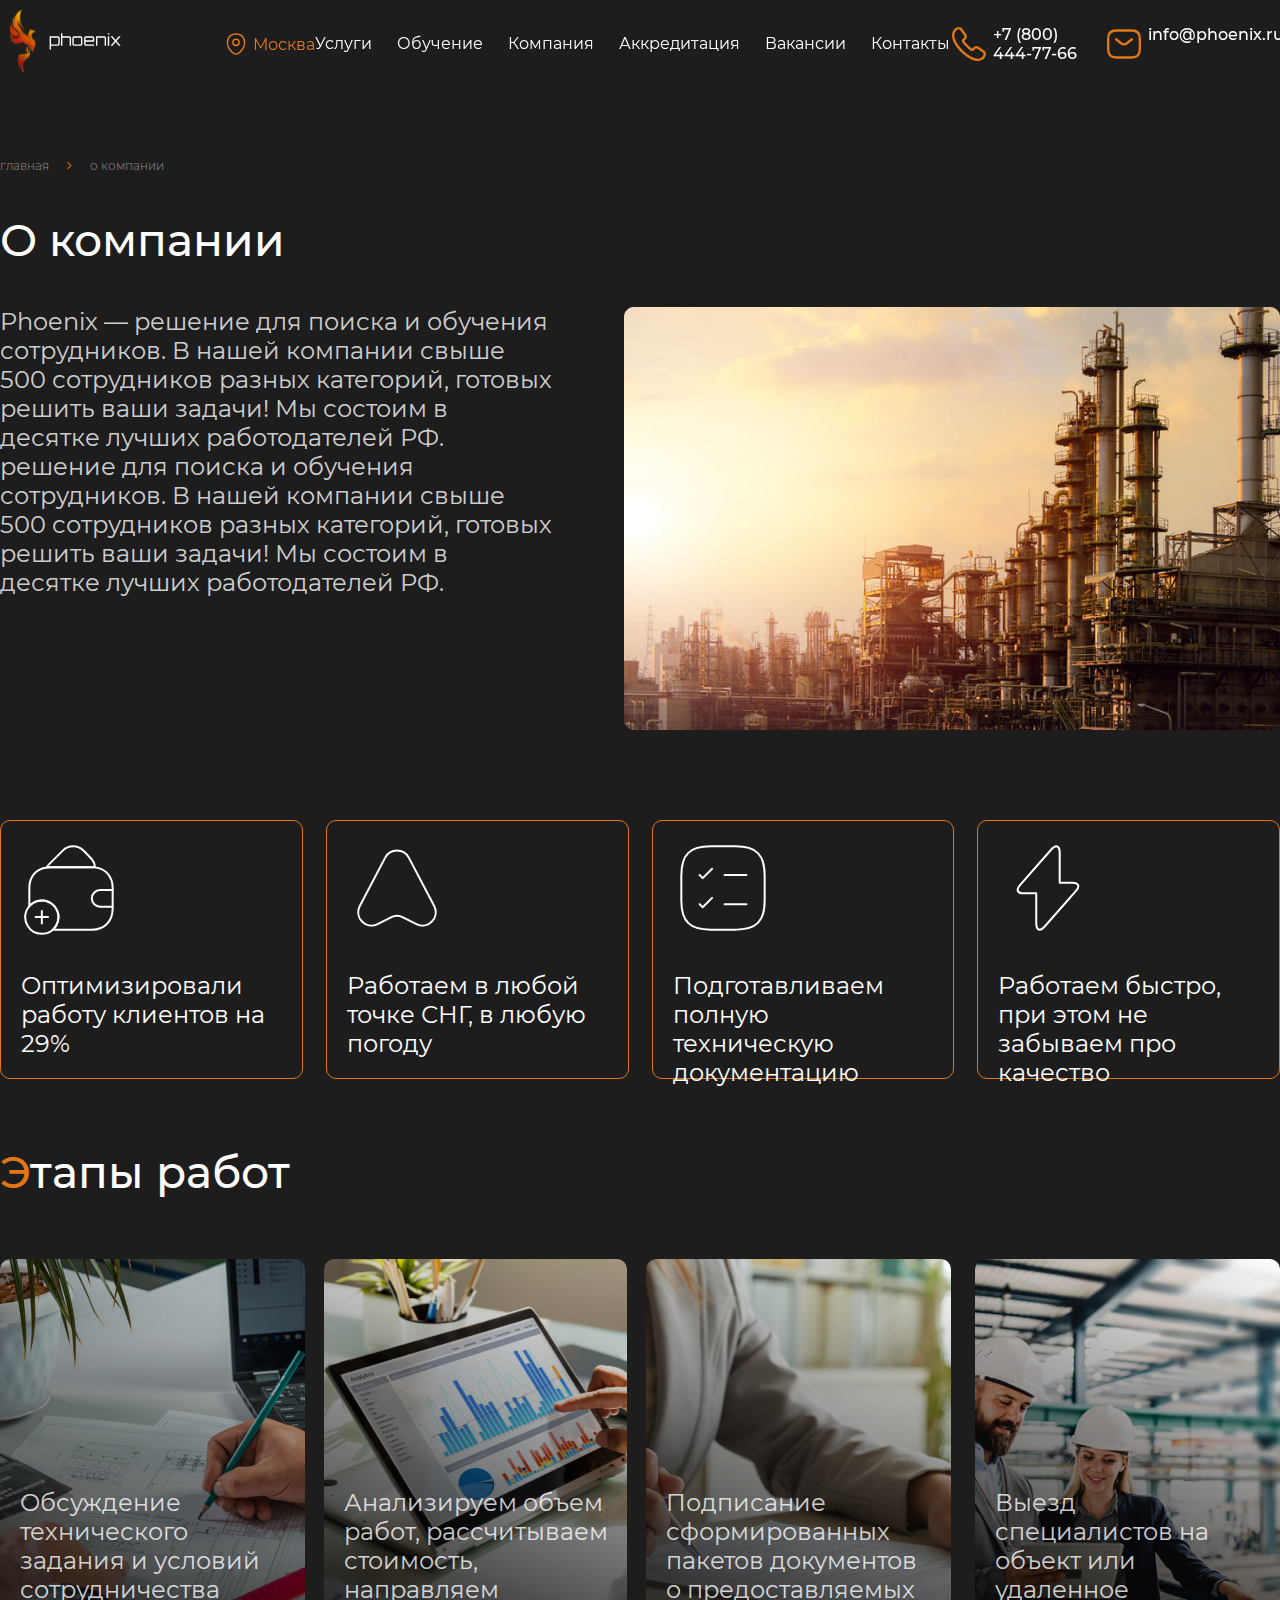
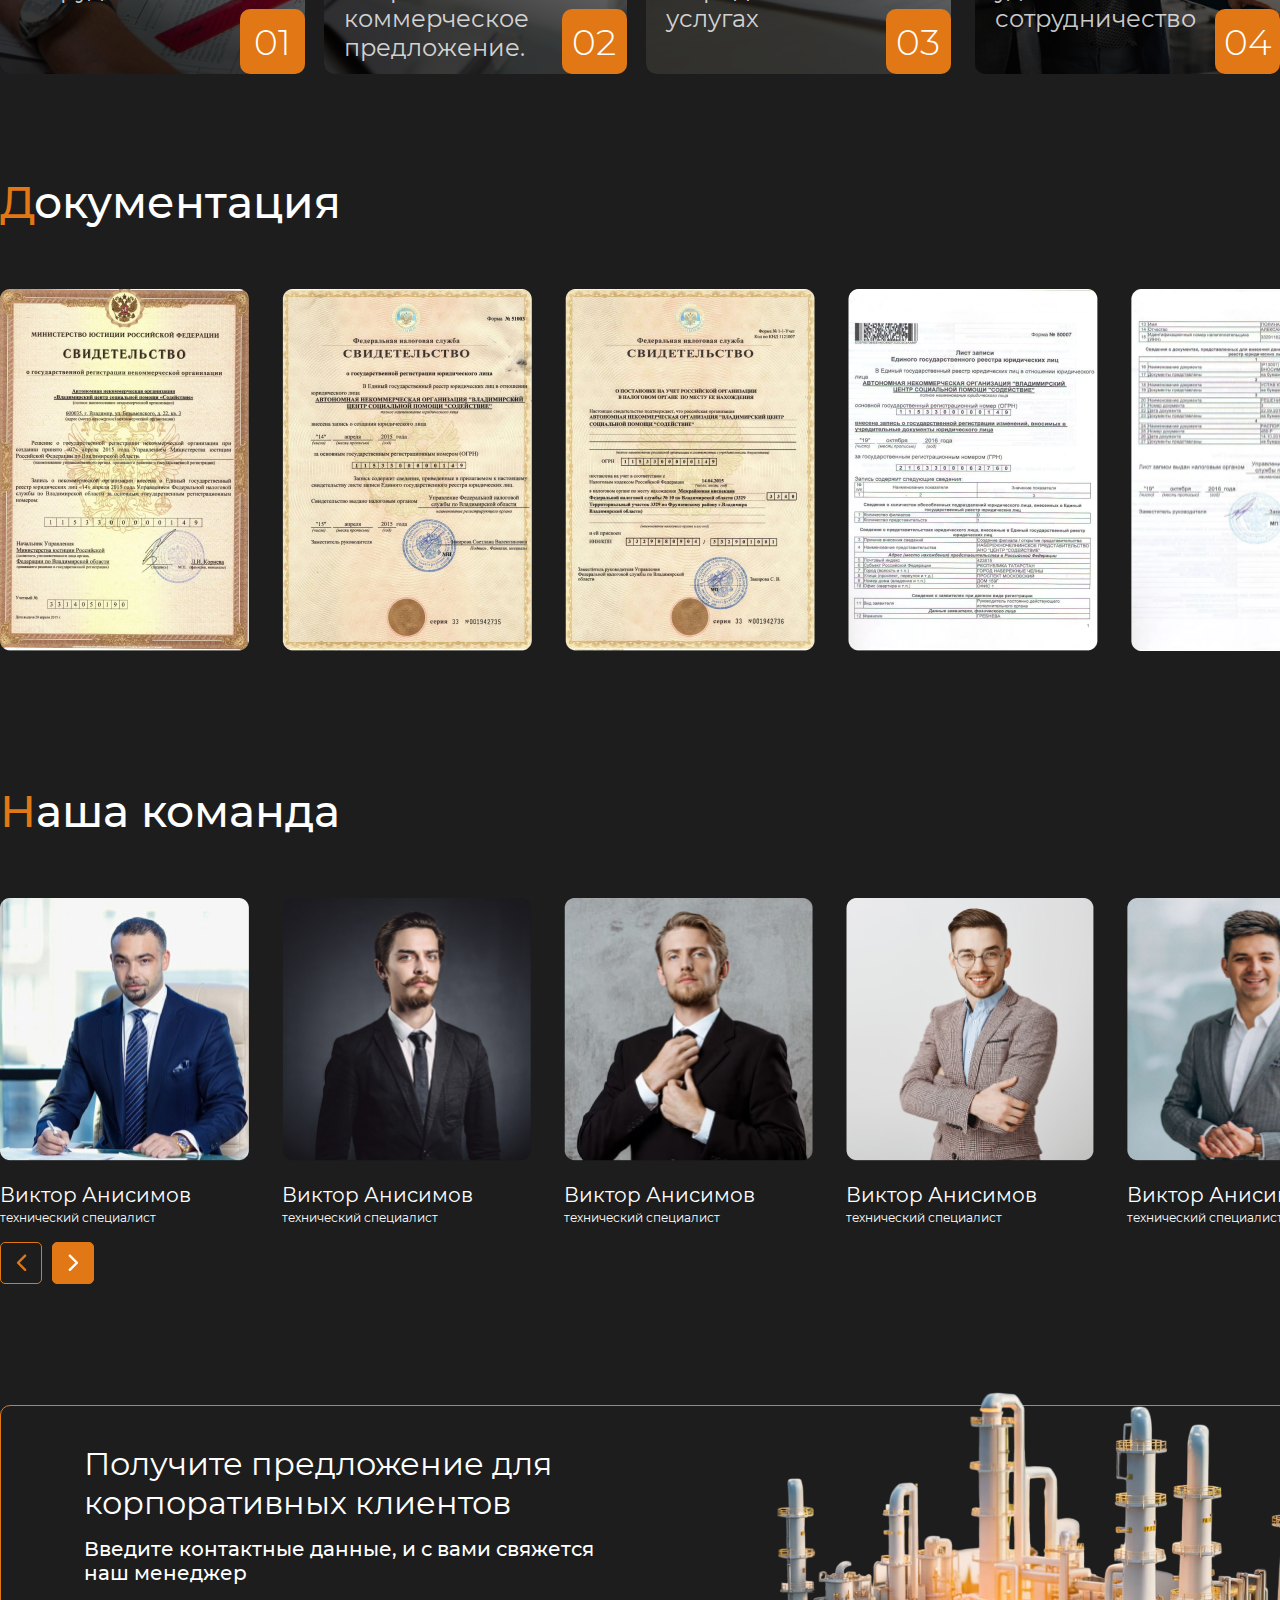
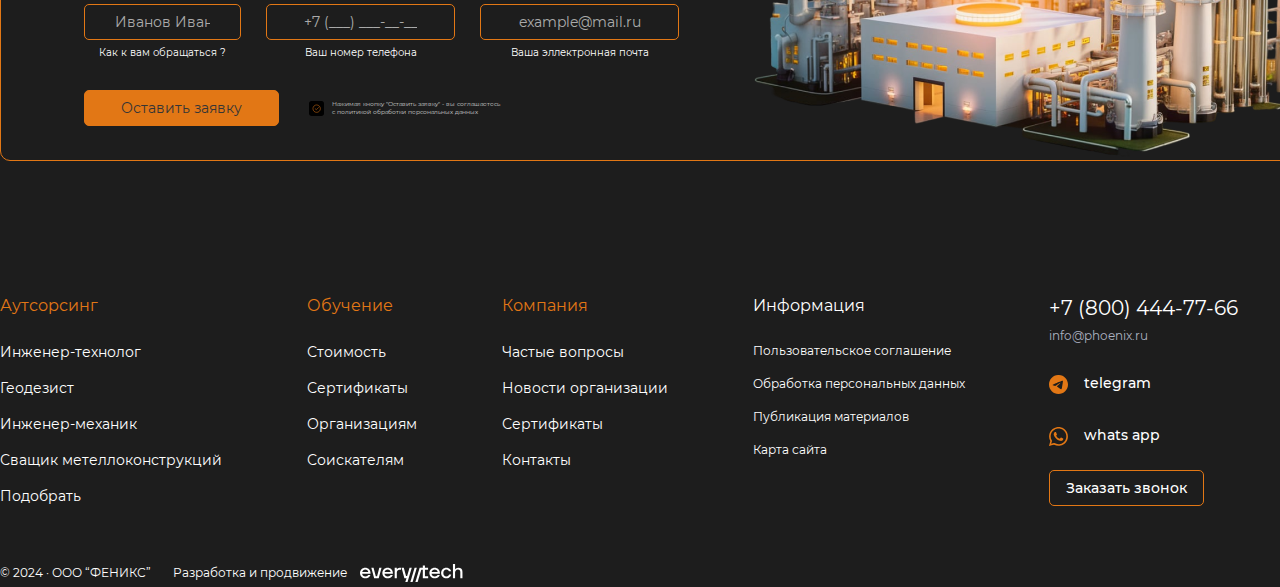
<file: index2.html>
<!DOCTYPE html>
<html lang="ru">

<head>
    <meta charset="UTF-8">
    <meta name="viewport" content="width=device-width, initial-scale=1.0">
    <title>О компании</title>
    <link rel="stylesheet" href="assets/css/style2.css">
    <link rel="shortcut icon" href="assets/media/index2/logo/favicon.svg" type="image/x-icon">
</head>

<body>
    <header>
        <div class="header_content container">
            <div class="logo_location">
                <div class="logo">
                    <img src="assets/media/index2/logo/logo.svg" alt="">
                </div>
                <div class="location">
                    <img src="assets/media/index2/header/location.svg" alt="">
                    <p>Москва</p>
                </div>
            </div>
            <nav>
                <a href="index3.html">Услуги</a>
                <a href="index5.html">Обучение</a>
                <a href="index2.html">Компания</a>
                <a href="#accreditation">Аккредитация</a>
                <a href="index6.html">Вакансии</a>
                <a href="#">Контакты</a>
            </nav>
            <div class="number_mail">
                <div class="number">
                    <img src="assets/media/index2/header/call.svg" alt="">
                    <p>+7 (800) 444-77-66</p>
                </div>
                <div class="mail">
                    <img src="assets/media/index2/header/sms.svg" alt="">
                    <p>info@phoenix.ru</p>
                </div>
            </div>
        </div>
    </header>
    <div class="return container">
        <a href="index.html">главная</a>
        <img src="assets/media/index2/return/arrow.svg" alt="">
        <a href="index2.html">о компании</a>
    </div>
    <div class="about container">
        <div class="title">
            <p>О компании</p>
        </div>
        <div class="about_content">
            <p>Phoenix — решение для поиска и обучения сотрудников. В нашей компании свыше 500 сотрудников разных
                категорий, готовых решить ваши задачи! Мы состоим в десятке лучших работодателей РФ. решение для поиска
                и обучения сотрудников. В нашей компании свыше 500 сотрудников разных категорий, готовых решить ваши
                задачи! Мы состоим в десятке лучших работодателей РФ. </p>
            <img src="assets/media/index2/about/about.png" alt="">
        </div>
    </div>
    <div class="advantages container">
        <div class="adv_card">
            <img src="assets/media/index2/advantages/wallet-add.svg" alt="">
            <p>Оптимизировали работу клиентов на 29%</p>
        </div>
        <div class="adv_card">
            <img src="assets/media/index2/advantages/direct-up.svg" alt="">
            <p>Работаем в любой точке СНГ, в любую погоду</p>
        </div>
        <div class="adv_card">
            <img src="assets/media/index2/advantages/task-square.svg" alt="">
            <p>Подготавливаем полную техническую документацию</p>
        </div>
        <div class="adv_card">
            <img src="assets/media/index2/advantages/flash.svg" alt="">
            <p>Работаем быстро, при этом не забываем про качество</p>
        </div>
    </div>
    <div class="stages container">
        <div class="title">
            <p><span>Э</span>тапы работ</p>
        </div>
        <div class="stages_cards">
            <div class="stages_card1">
                <div class="stages_card_text">
                    <p>Обсуждение технического задания и условий сотрудничества</p>
                </div>
                <div class="stages_card_num">
                    <p>01</p>
                </div>
            </div>
            <div class="stages_card2">
                <div class="stages_card_text">
                    <p>Анализируем объем работ, рассчитываем стоимость, направляем коммерческое предложение.</p>
                </div>
                <div class="stages_card_num">
                    <p>02</p>
                </div>
            </div>
            <div class="stages_card3">
                <div class="stages_card_text">
                    <p>Подписание сформированных пакетов документов о предоставляемых услугах</p>
                </div>
                <div class="stages_card_num">
                    <p>03</p>
                </div>
            </div>
            <div class="stages_card4">
                <div class="stages_card_text">
                    <p>Выезд специалистов на объект или удаленное сотрудничество</p>
                </div>
                <div class="stages_card_num">
                    <p>04</p>
                </div>
            </div>
        </div>
    </div>
    <div class="documentation container" id="accreditation">
        <div class="title">
            <p><span>Д</span>окументация</p>
        </div>
        <div class="documentation_list">
            <img src="assets/media/index2/documentation/d1.png" alt="">
            <img src="assets/media/index2/documentation/d2.png" alt="">
            <img src="assets/media/index2/documentation/d3.png" alt="">
            <img src="assets/media/index2/documentation/d4.png" alt="">
            <img src="assets/media/index2/documentation/d5.png" alt="">
        </div>
    </div>
    <div class="team container">
        <div class="title">
            <p><span>Н</span>аша команда</p>
        </div>
        <div class="team_list">
            <div class="team_person">
                <img src="assets/media/index2/team/t1.png" alt="">
                <div class="person_description">
                    <p>Виктор Анисимов</p>
                    <div class="speciality">
                        <p>технический специалист</p>
                    </div>
                </div>
            </div>
            <div class="team_person">
                <img src="assets/media/index2/team/t2.png" alt="">
                <div class="person_description">
                    <p>Виктор Анисимов</p>
                    <div class="speciality">
                        <p>технический специалист</p>
                    </div>
                </div>
            </div>
            <div class="team_person">
                <img src="assets/media/index2/team/t3.png" alt="">
                <div class="person_description">
                    <p>Виктор Анисимов</p>
                    <div class="speciality">
                        <p>технический специалист</p>
                    </div>
                </div>
            </div>
            <div class="team_person">
                <img src="assets/media/index2/team/t4.png" alt="">
                <div class="person_description">
                    <p>Виктор Анисимов</p>
                    <div class="speciality">
                        <p>технический специалист</p>
                    </div>
                </div>
            </div>
            <div class="team_person">
                <img src="assets/media/index2/team/t5.png" alt="">
                <div class="person_description">
                    <p>Виктор Анисимов</p>
                    <div class="speciality">
                        <p>технический специалист</p>
                    </div>
                </div>
            </div>
        </div>
        <div class="slider">
            <div class="slide_left">
                <img src="assets/media/index2/team/left.svg" alt="">
            </div>
            <div class="slide_right">
                <img src="assets/media/index2/team/right.svg" alt="">
            </div>
        </div>
    </div>
    <div class="feedback container">
        <div class="feedback_title">
            <p>Получите предложение для корпоративных клиентов</p>
        </div>
        <div class="feedback_text">
            <p>Введите контактные данные, и с вами свяжется наш менеджер</p>
        </div>
        <div class="forma">
            <div class="name_input">
                <input type="text" placeholder="Иванов Иван">
                <p>Как к вам обращаться ?</p>
            </div>
            <div class="tel_input">
                <input type="tel" placeholder="+7 (___) ___-__-__">
                <p>Ваш номер телефона</p>
            </div>
            <div class="email_input">
                <input type="email" placeholder="example@mail.ru">
                <p>Ваша эллектронная почта</p>
            </div>
        </div>
        <div class="feedback_button_block">
            <button class="feedback_button">Оставить заявку</button>
            <div class="PDPP">
                <img src="assets/media/index/feedback_2/feedback_2_icon.svg" alt="">
                <p>Нажимая кнопку "Оставить заявку" - вы соглашаетесь с политикой обработки персональных данных</p>
            </div>
        </div>
        <div class="feedback_img">
            <img src="assets/media/index2/feedback/feedback.png" alt="">
        </div>
    </div>
    <footer>
        <div class="footer_content container">
            <div class="footer_info">
                <div class="footer_navigation">
                    <div class="outsourcing">
                        <div class="outsourcing_title">
                            <p>Аутсорсинг</p>
                        </div>
                        <div class="outsourcing_nav">
                            <a href="#">Инженер-технолог</a>
                            <a href="#">Геодезист</a>
                            <a href="#">Инженер-механик</a>
                            <a href="#">Сващик метеллоконструкций</a>
                            <a href="#">Подобрать</a>
                        </div>
                    </div>
                    <div class="training">
                        <div class="training_title">
                            <p>Обучение</p>
                        </div>
                        <div class="training_nav">
                            <a href="#">Стоимость</a>
                            <a href="#">Сертификаты</a>
                            <a href="#">Организациям</a>
                            <a href="#">Соискателям</a>
                        </div>
                    </div>
                    <div class="company">
                        <div class="company_title">
                            <p>Компания</p>
                        </div>
                        <div class="company_nav">
                            <a href="#">Частые вопросы</a>
                            <a href="#">Новости организации</a>
                            <a href="#">Сертификаты</a>
                            <a href="#">Контакты</a>
                        </div>
                    </div>
                    <div class="information">
                        <div class="information_title">
                            <p>Информация</p>
                        </div>
                        <div class="information_nav">
                            <a href="#">Пользовательское соглашение</a>
                            <a href="#">Обработка персональных данных</a>
                            <a href="#">Публикация материалов</a>
                            <a href="#">Карта сайта</a>
                        </div>
                    </div>
                </div>
                <div class="footer_contacts">
                    <div class="num_email">
                        <div class="num">
                            <p>+7 (800) 444-77-66</p>
                        </div>
                        <div class="email">
                            <p>info@phoenix.ru</p>
                        </div>
                    </div>
                    <div class="soc_net">
                        <div class="telegram">
                            <img src="assets/media/index/footer/telegram.svg" alt="">
                            <p>telegram</p>
                        </div>
                        <div class="whatsapp">
                            <img src="assets/media/index/footer/whatsapp.svg" alt="">
                            <p>whats app</p>
                        </div>
                    </div>
                    <button class="footer_button">Заказать звонок</button>
                </div>
            </div>
            <div class="footer_logo">
                <img src="assets/media/index/footer/footer_logo.svg" alt="">
            </div>
            <div class="every_tech">
                <p>© 2024 · ООО “ФЕНИКС”</p>
                <div class="develop">
                    <p>Разработка и продвижение</p>
                    <img src="assets/media/index/footer/every_tech_logo.svg" alt="">
                </div>
            </div>
        </div>
    </footer>
</body>

</html>
</file>
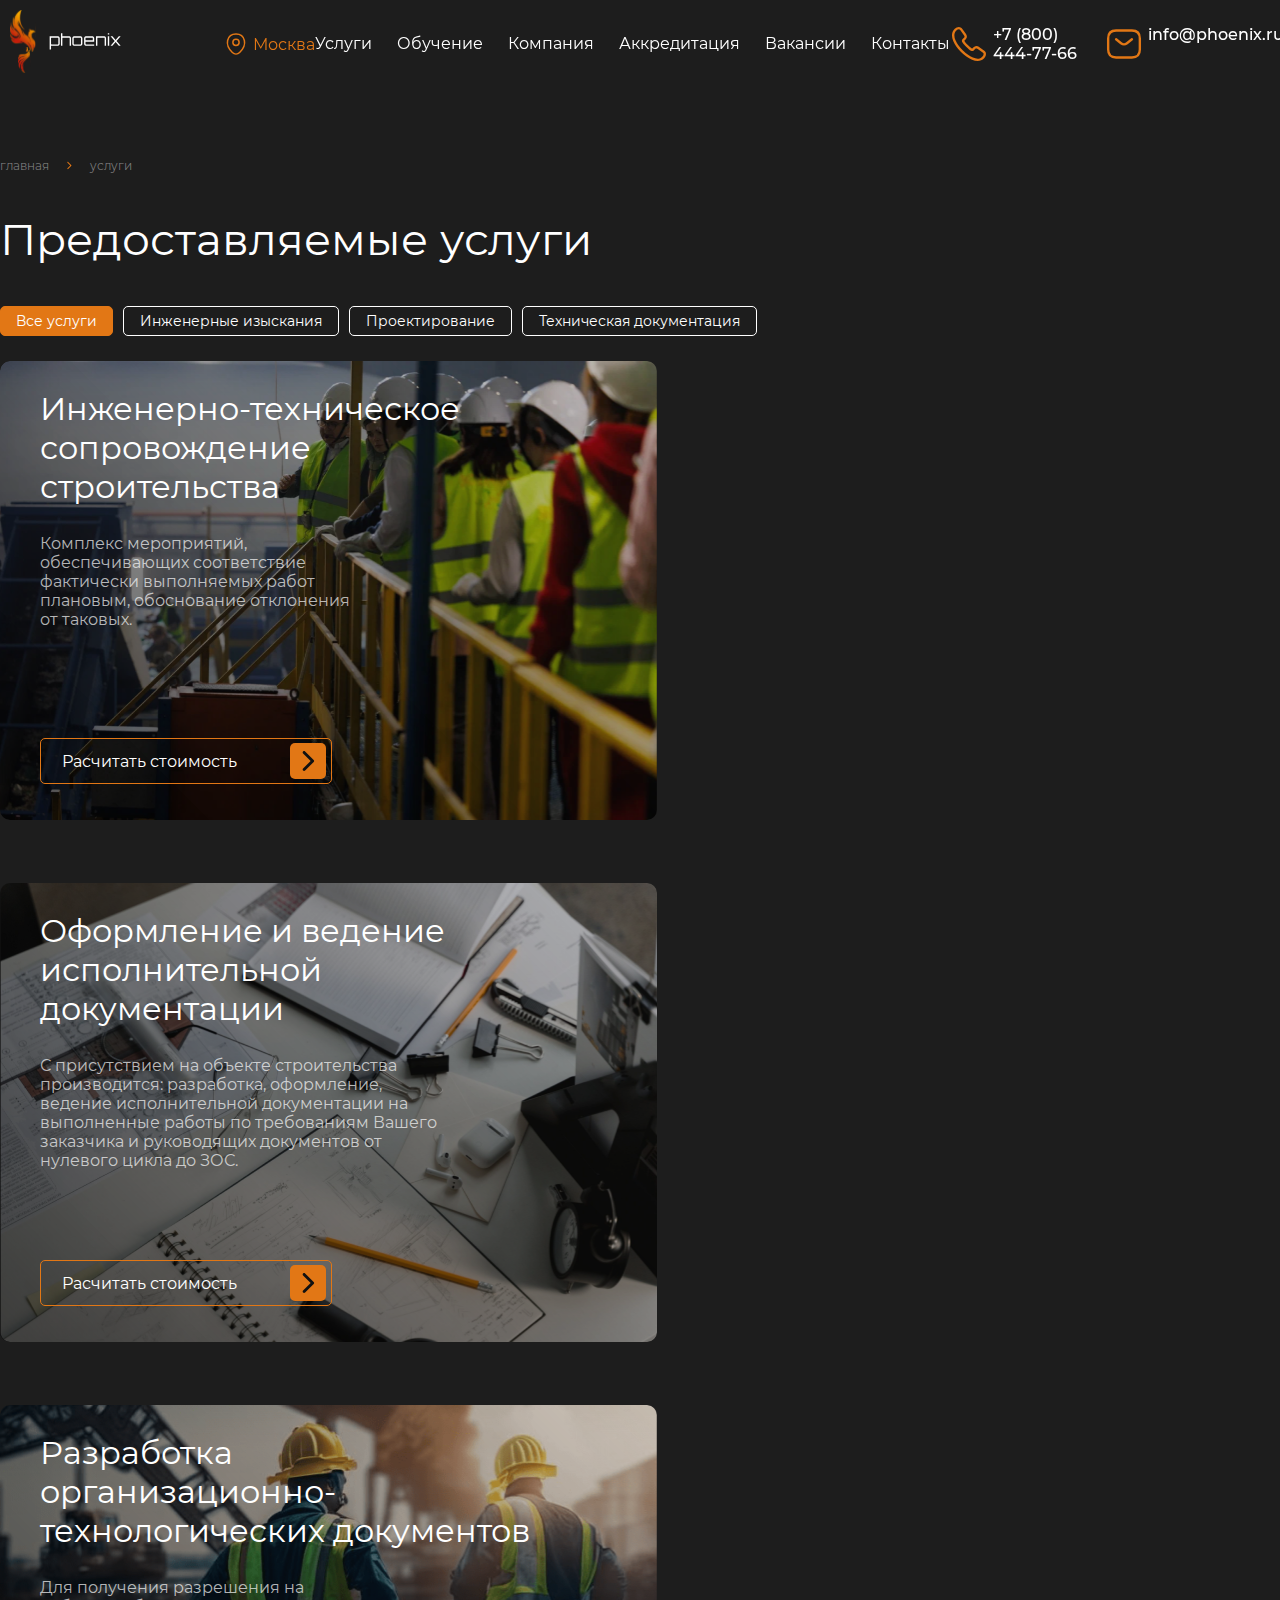
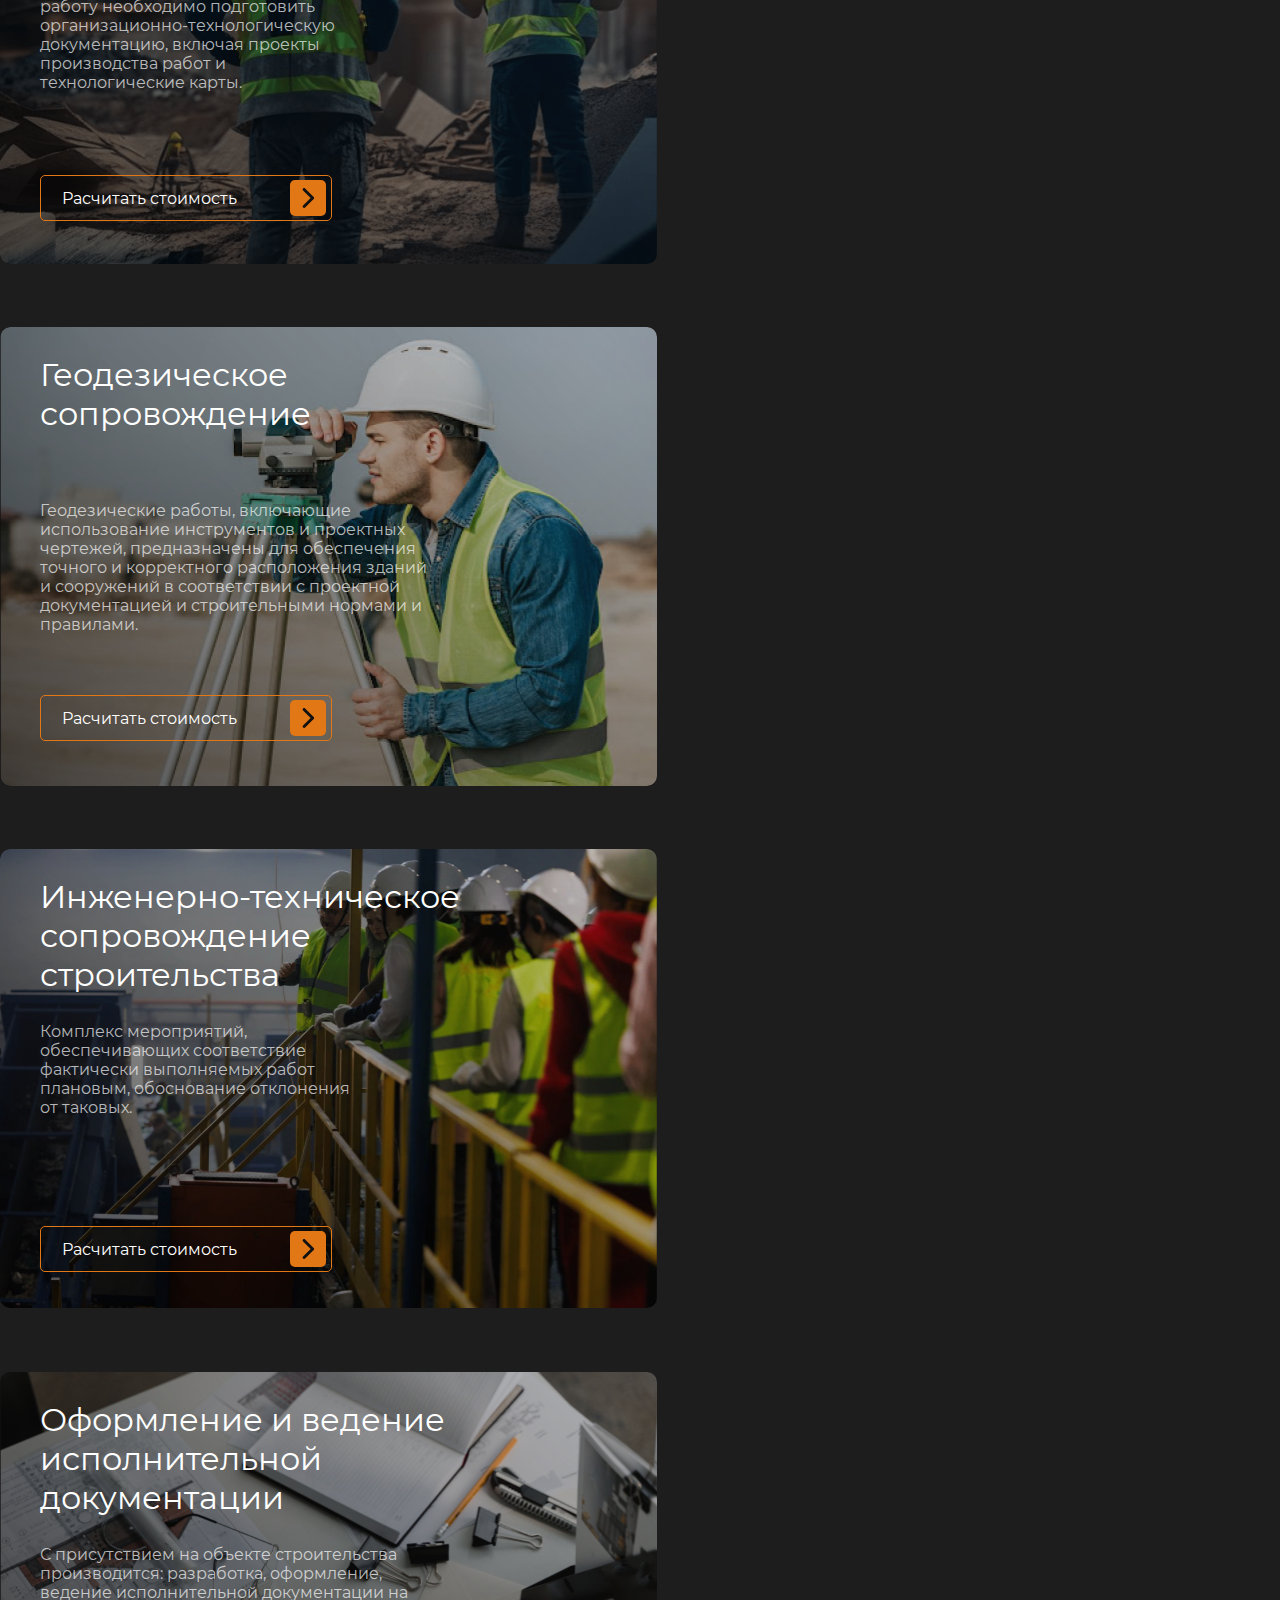
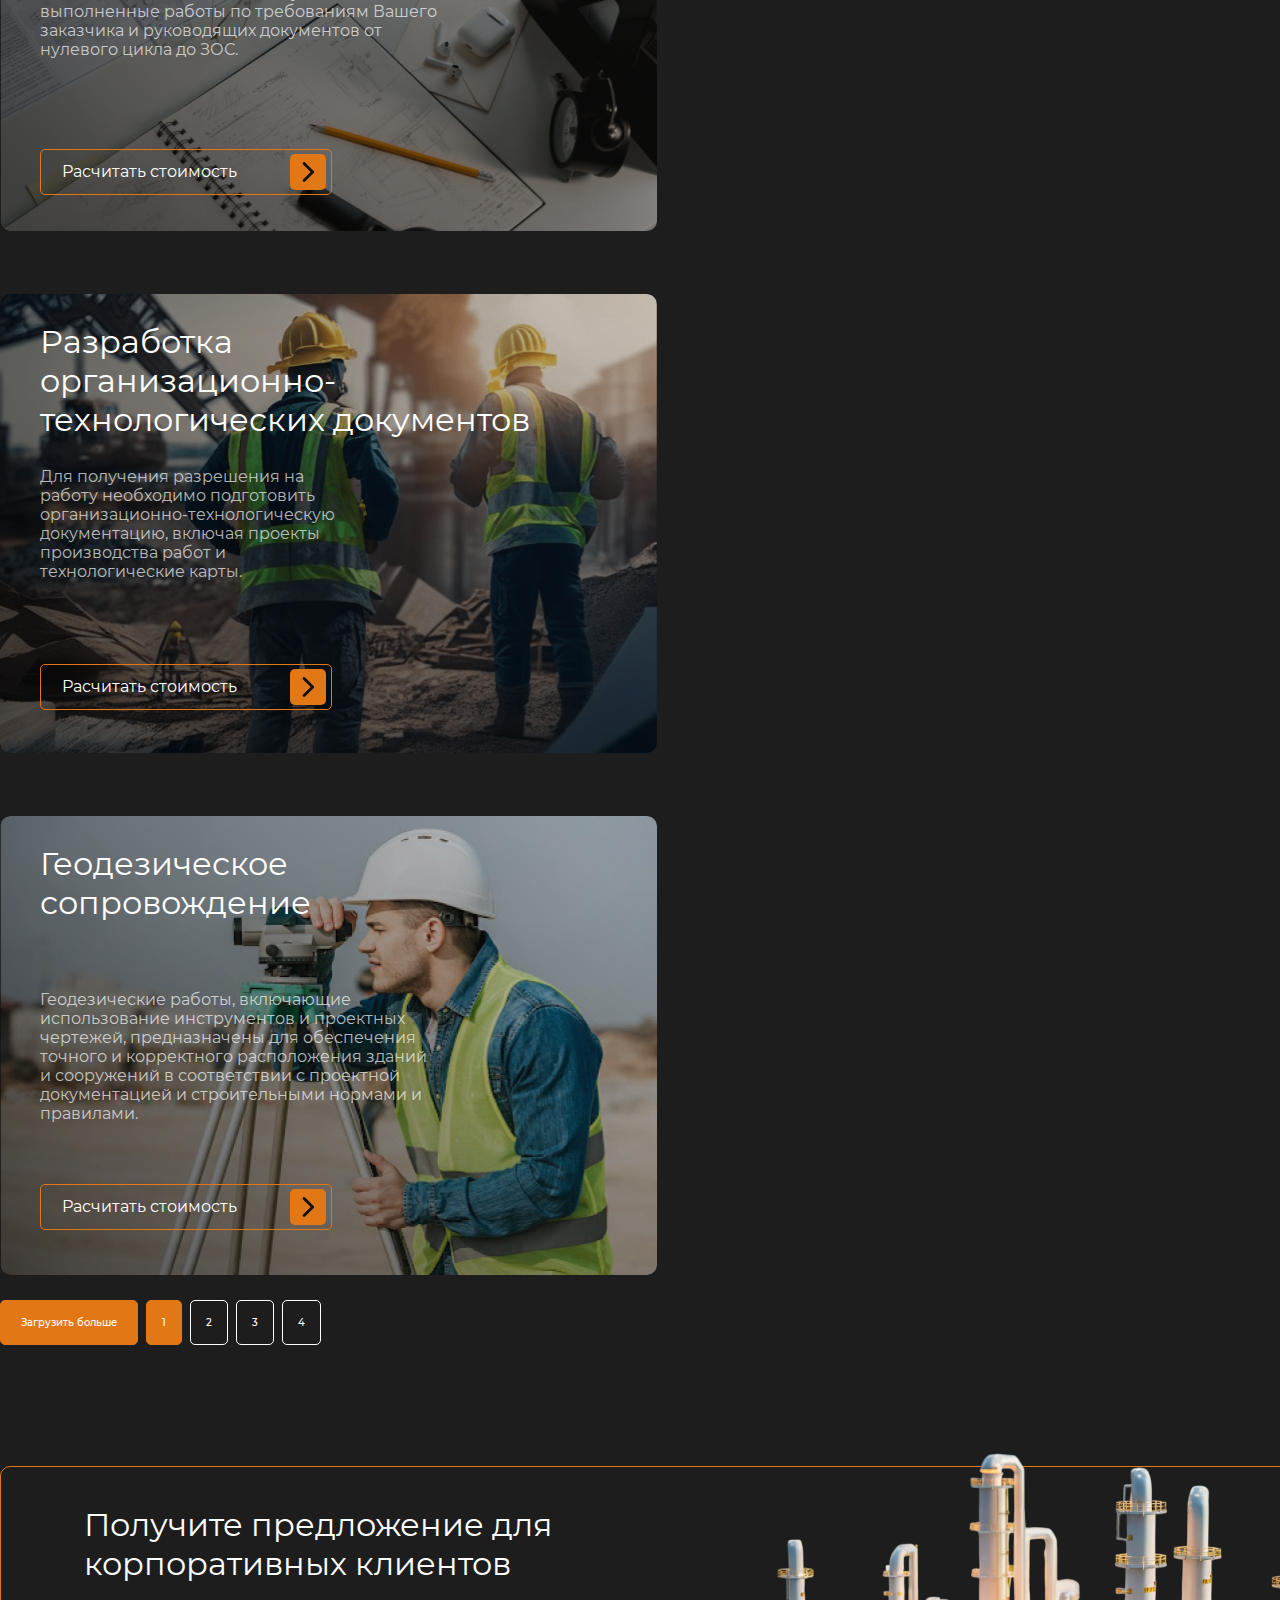
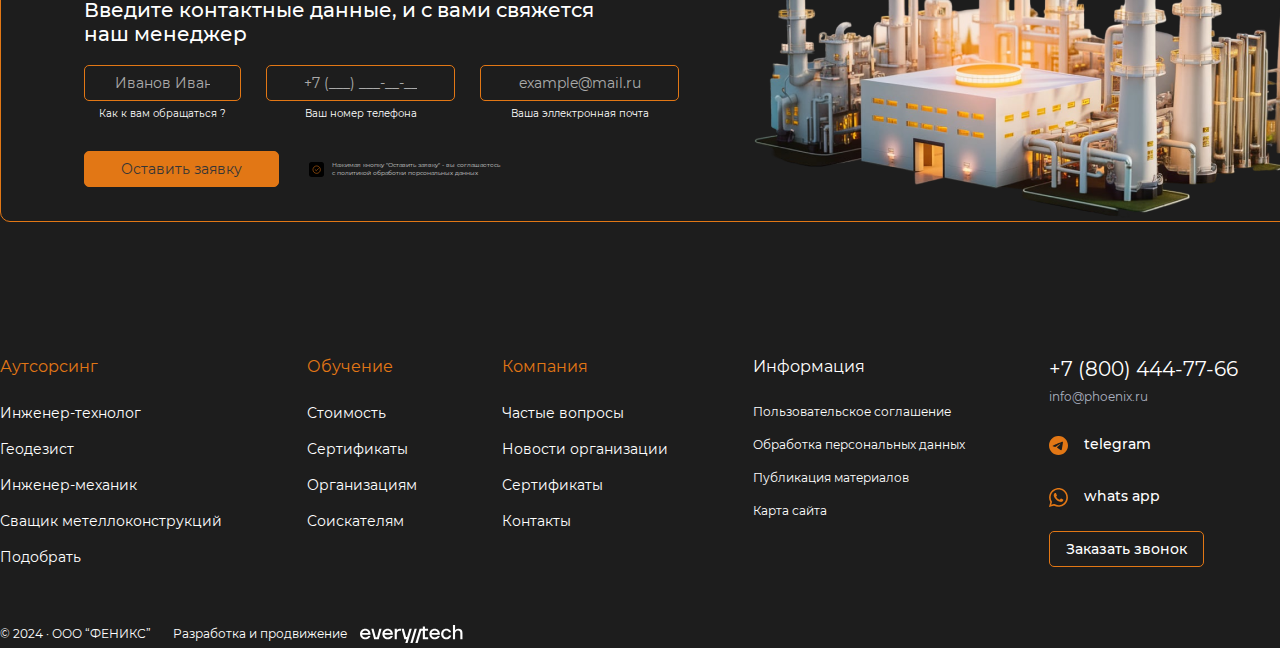
<file: index3.html>
<!DOCTYPE html>
<html lang="ru">

<head>
    <meta charset="UTF-8">
    <meta name="viewport" content="width=device-width, initial-scale=1.0">
    <title>Услуги</title>
    <link rel="stylesheet" href="assets/css/style3.css">
    <link rel="shortcut icon" href="assets/media/index2/logo/favicon.svg" type="image/x-icon">
</head>

<body>
    <header>
        <div class="header_content container">
            <div class="logo_location">
                <div class="logo">
                    <img src="assets/media/index2/logo/logo.svg" alt="">
                </div>
                <div class="location">
                    <img src="assets/media/index2/header/location.svg" alt="">
                    <p>Москва</p>
                </div>
            </div>
            <nav>
                <a href="index3.html">Услуги</a>
                <a href="index5.html">Обучение</a>
                <a href="index2.html">Компания</a>
                <a href="index2.html #accreditation">Аккредитация</a>
                <a href="index6.html">Вакансии</a>
                <a href="#">Контакты</a>
            </nav>
            <div class="number_mail">
                <div class="number">
                    <img src="assets/media/index2/header/call.svg" alt="">
                    <p>+7 (800) 444-77-66</p>
                </div>
                <div class="mail">
                    <img src="assets/media/index2/header/sms.svg" alt="">
                    <p>info@phoenix.ru</p>
                </div>
            </div>
        </div>
    </header>
    <div class="return container">
        <a href="index.html">главная</a>
        <img src="assets/media/index2/return/arrow.svg" alt="">
        <a href="index2.html">услуги</a>
    </div>
    <div class="services container">
        <div class="title">
            <p>Предоставляемые услуги</p>
        </div>
        <div class="services_filters">
            <button class="service_filter_active">Все услуги</button>
            <button class="service_filter">Инженерные изыскания</button>
            <button class="service_filter">Проектирование</button>
            <button class="service_filter">Техническая документация</button>
        </div>
        <div class="services_cards2">
            <div class="services_card1">
                <div class="serv_card_title">
                    <p>Инженерно-техническое сопровождение строительства</p>
                </div>
                <div class="serv_card_description">
                    <p>Комплекс мероприятий, обеспечивающих соответствие фактически выполняемых работ плановым,
                        обоснование отклонения от таковых.</p>
                </div>
                <button class="serv_button1"><a href="index4.html">Расчитать стоимость</a>
                    <div class="serv_button_icon"><img src="assets/media/index/services/services_icon.svg" alt=""></div>
                </button>
            </div>
            <div class="services_card2">
                <div class="serv_card_title">
                    <p>Оформление и ведение исполнительной документации</p>
                </div>
                <div class="serv_card_description2">
                    <p>С присутствием на объекте строительства производится: разработка, оформление, ведение
                        исполнительной документации на выполненные работы по требованиям Вашего заказчика и руководящих
                        документов от нулевого цикла до ЗОС.</p>
                </div>
                <button class="serv_button2"><a href="index4.html">Расчитать стоимость</a>
                    <div class="serv_button_icon"><img src="assets/media/index/services/services_icon.svg" alt=""></div>
                </button>
            </div>
            <div class="services_card3">
                <div class="serv_card_title3">
                    <p>Разработка организационно-технологических документов</p>
                </div>
                <div class="serv_card_description">
                    <p>Для получения разрешения на работу необходимо подготовить организационно-технологическую
                        документацию, включая проекты производства работ и технологические карты.</p>
                </div>
                <button class="serv_button3"><a href="index4.html">Расчитать стоимость</a>
                    <div class="serv_button_icon"><img src="assets/media/index/services/services_icon.svg" alt=""></div>
                </button>
            </div>
            <div class="services_card4">
                <div class="serv_card_title">
                    <p>Геодезическое сопровождение</p>
                </div>
                <div class="serv_card_description4">
                    <p>Геодезические работы, включающие использование инструментов и проектных чертежей, предназначены
                        для обеспечения точного и корректного расположения зданий и сооружений в соответствии с
                        проектной документацией и строительными нормами и правилами.</p>
                </div>
                <button class="serv_button4"><a href="index4.html">Расчитать стоимость</a>
                    <div class="serv_button_icon"><img src="assets/media/index/services/services_icon.svg" alt=""></div>
                </button>
            </div>
        </div>
        <div class="services_cards">
            <div class="services_card1">
                <div class="serv_card_title">
                    <p>Инженерно-техническое сопровождение строительства</p>
                </div>
                <div class="serv_card_description">
                    <p>Комплекс мероприятий, обеспечивающих соответствие фактически выполняемых работ плановым,
                        обоснование отклонения от таковых.</p>
                </div>
                <button class="serv_button1"><a href="index4.html">Расчитать стоимость</a>
                    <div class="serv_button_icon"><img src="assets/media/index/services/services_icon.svg" alt=""></div>
                </button>
            </div>
            <div class="services_card2">
                <div class="serv_card_title">
                    <p>Оформление и ведение исполнительной документации</p>
                </div>
                <div class="serv_card_description2">
                    <p>С присутствием на объекте строительства производится: разработка, оформление, ведение
                        исполнительной документации на выполненные работы по требованиям Вашего заказчика и руководящих
                        документов от нулевого цикла до ЗОС.</p>
                </div>
                <button class="serv_button2"><a href="index4.html">Расчитать стоимость</a>
                    <div class="serv_button_icon"><img src="assets/media/index/services/services_icon.svg" alt=""></div>
                </button>
            </div>
            <div class="services_card3">
                <div class="serv_card_title3">
                    <p>Разработка организационно-технологических документов</p>
                </div>
                <div class="serv_card_description">
                    <p>Для получения разрешения на работу необходимо подготовить организационно-технологическую
                        документацию, включая проекты производства работ и технологические карты.</p>
                </div>
                <button class="serv_button3"><a href="index4.html">Расчитать стоимость</a>
                    <div class="serv_button_icon"><img src="assets/media/index/services/services_icon.svg" alt=""></div>
                </button>
            </div>
            <div class="services_card4">
                <div class="serv_card_title">
                    <p>Геодезическое сопровождение</p>
                </div>
                <div class="serv_card_description4">
                    <p>Геодезические работы, включающие использование инструментов и проектных чертежей, предназначены
                        для обеспечения точного и корректного расположения зданий и сооружений в соответствии с
                        проектной документацией и строительными нормами и правилами.</p>
                </div>
                <button class="serv_button4"><a href="index4.html">Расчитать стоимость</a>
                    <div class="serv_button_icon"><img src="assets/media/index/services/services_icon.svg" alt=""></div>
                </button>
            </div>
        </div>
        <div class="services_slider">
            <button class="service_slider_active">Загрузить больше</button>
            <button class="service_slider_active2">1</button>
            <button class="service_slider">2</button>
            <button class="service_slider">3</button>
            <button class="service_slider">4</button>
        </div>
    </div>
    <div class="feedback container">
        <div class="feedback_title">
            <p>Получите предложение для корпоративных клиентов</p>
        </div>
        <div class="feedback_text">
            <p>Введите контактные данные, и с вами свяжется наш менеджер</p>
        </div>
        <div class="forma">
            <div class="name_input">
                <input type="text" placeholder="Иванов Иван">
                <p>Как к вам обращаться ?</p>
            </div>
            <div class="tel_input">
                <input type="tel" placeholder="+7 (___) ___-__-__">
                <p>Ваш номер телефона</p>
            </div>
            <div class="email_input">
                <input type="email" placeholder="example@mail.ru">
                <p>Ваша эллектронная почта</p>
            </div>
        </div>
        <div class="feedback_button_block">
            <button class="feedback_button">Оставить заявку</button>
            <div class="PDPP">
                <img src="assets/media/index/feedback_2/feedback_2_icon.svg" alt="">
                <p>Нажимая кнопку "Оставить заявку" - вы соглашаетесь с политикой обработки персональных данных</p>
            </div>
        </div>
        <div class="feedback_img">
            <img src="assets/media/index2/feedback/feedback.png" alt="">
        </div>
    </div>
    <footer>
        <div class="footer_content container">
            <div class="footer_info">
                <div class="footer_navigation">
                    <div class="outsourcing">
                        <div class="outsourcing_title">
                            <p>Аутсорсинг</p>
                        </div>
                        <div class="outsourcing_nav">
                            <a href="#">Инженер-технолог</a>
                            <a href="#">Геодезист</a>
                            <a href="#">Инженер-механик</a>
                            <a href="#">Сващик метеллоконструкций</a>
                            <a href="#">Подобрать</a>
                        </div>
                    </div>
                    <div class="training">
                        <div class="training_title">
                            <p>Обучение</p>
                        </div>
                        <div class="training_nav">
                            <a href="#">Стоимость</a>
                            <a href="#">Сертификаты</a>
                            <a href="#">Организациям</a>
                            <a href="#">Соискателям</a>
                        </div>
                    </div>
                    <div class="company">
                        <div class="company_title">
                            <p>Компания</p>
                        </div>
                        <div class="company_nav">
                            <a href="#">Частые вопросы</a>
                            <a href="#">Новости организации</a>
                            <a href="#">Сертификаты</a>
                            <a href="#">Контакты</a>
                        </div>
                    </div>
                    <div class="information">
                        <div class="information_title">
                            <p>Информация</p>
                        </div>
                        <div class="information_nav">
                            <a href="#">Пользовательское соглашение</a>
                            <a href="#">Обработка персональных данных</a>
                            <a href="#">Публикация материалов</a>
                            <a href="#">Карта сайта</a>
                        </div>
                    </div>
                </div>
                <div class="footer_contacts">
                    <div class="num_email">
                        <div class="num">
                            <p>+7 (800) 444-77-66</p>
                        </div>
                        <div class="email">
                            <p>info@phoenix.ru</p>
                        </div>
                    </div>
                    <div class="soc_net">
                        <div class="telegram">
                            <img src="assets/media/index/footer/telegram.svg" alt="">
                            <p>telegram</p>
                        </div>
                        <div class="whatsapp">
                            <img src="assets/media/index/footer/whatsapp.svg" alt="">
                            <p>whats app</p>
                        </div>
                    </div>
                    <button class="footer_button">Заказать звонок</button>
                </div>
            </div>
            <div class="footer_logo">
                <img src="assets/media/index/footer/footer_logo.svg" alt="">
            </div>
            <div class="every_tech">
                <p>© 2024 · ООО “ФЕНИКС”</p>
                <div class="develop">
                    <p>Разработка и продвижение</p>
                    <img src="assets/media/index/footer/every_tech_logo.svg" alt="">
                </div>
            </div>
        </div>
    </footer>
</body>

</html>
</file>
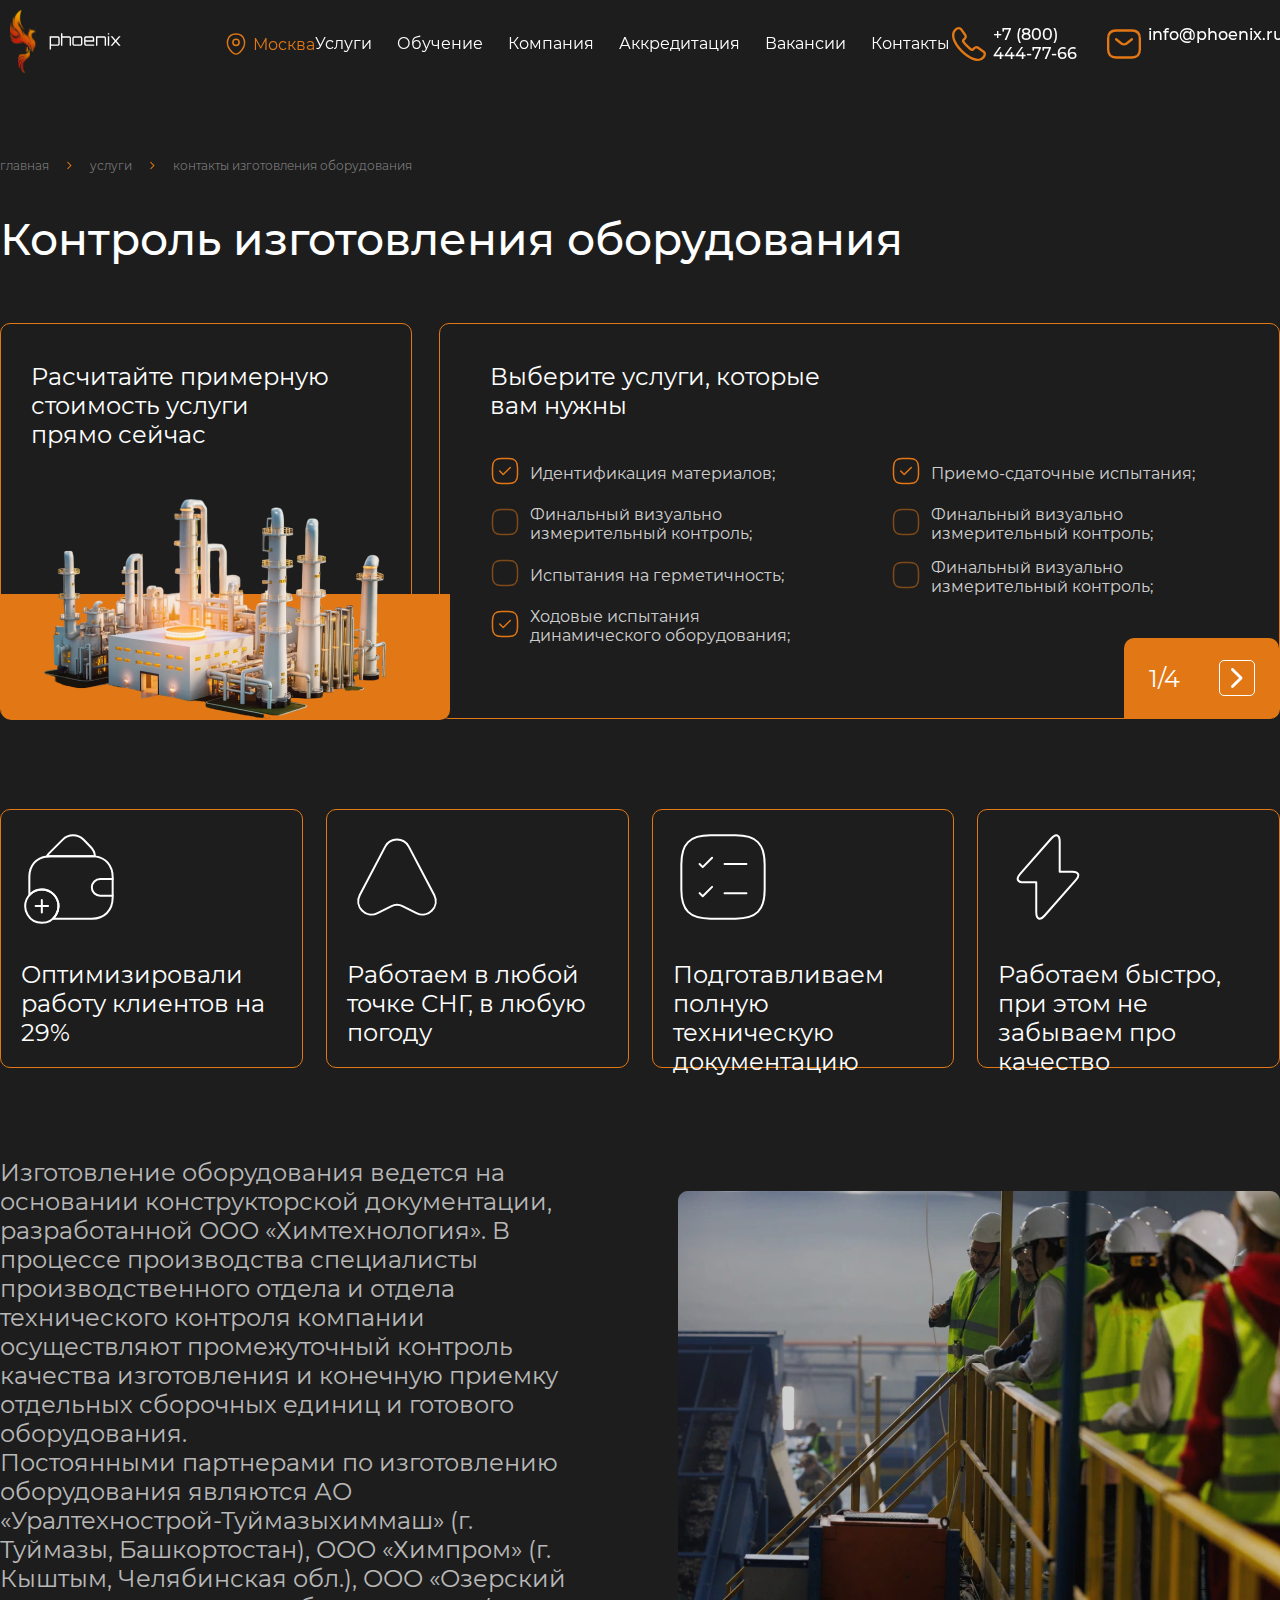
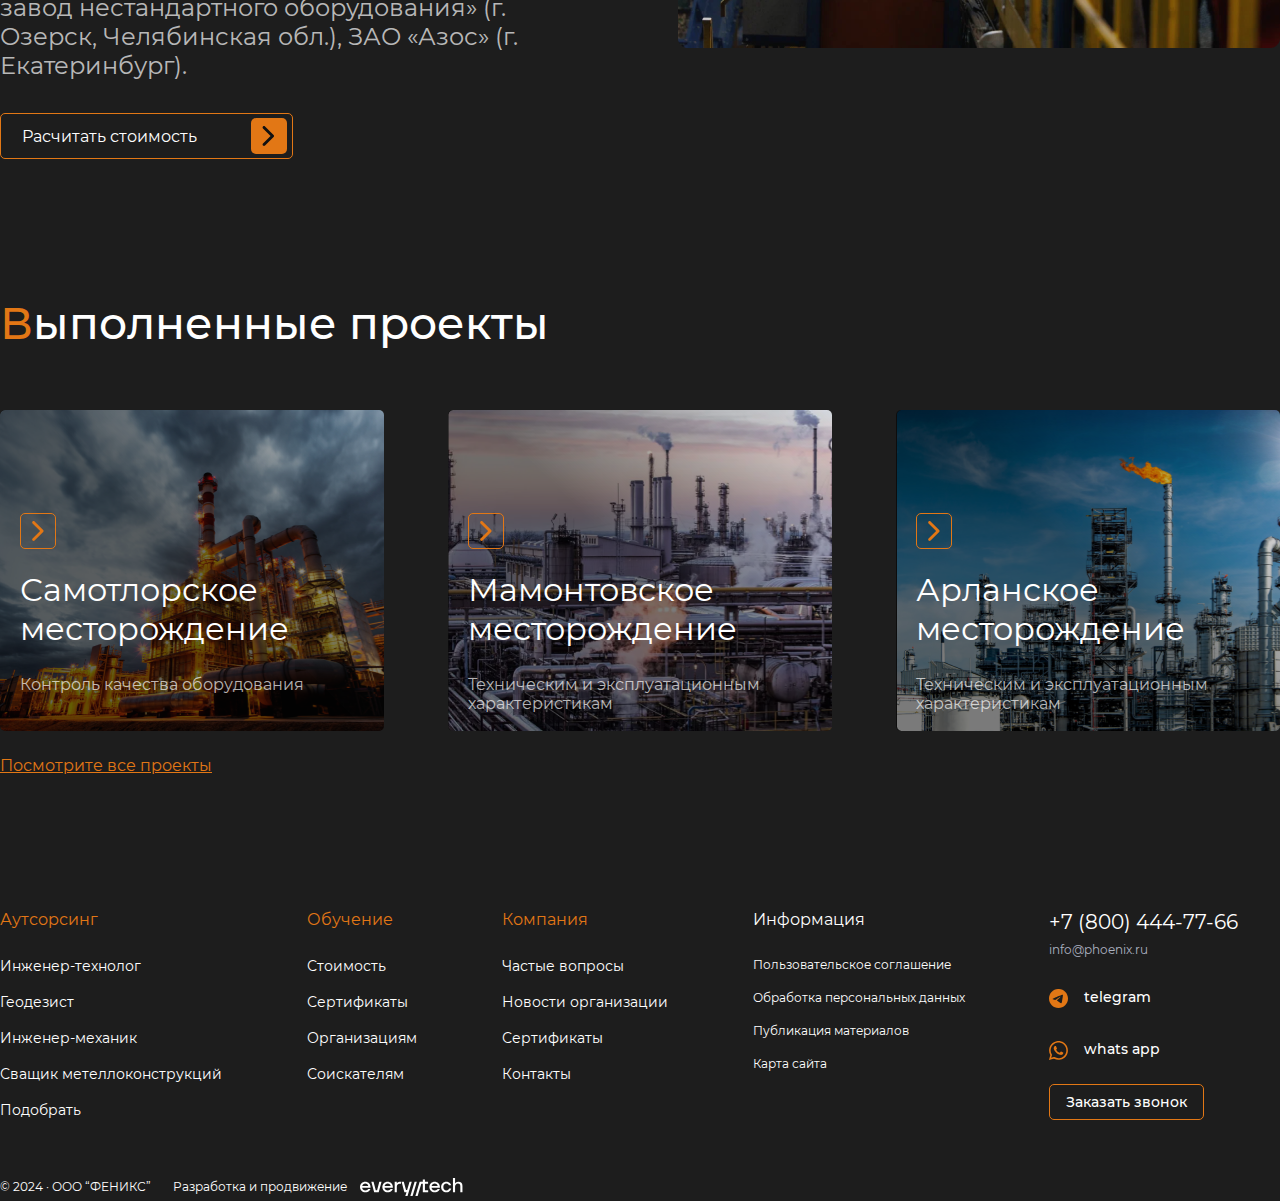
<file: index4.html>
<!DOCTYPE html>
<html lang="ru">

<head>
    <meta charset="UTF-8">
    <meta name="viewport" content="width=device-width, initial-scale=1.0">
    <title>Контроль изготовления оборудования</title>
    <link rel="stylesheet" href="assets/css/style4.css">
    <link rel="shortcut icon" href="assets/media/index2/logo/favicon.svg" type="image/x-icon">
</head>

<body>
    <header>
        <div class="header_content container">
            <div class="logo_location">
                <div class="logo">
                    <img src="assets/media/index2/logo/logo.svg" alt="">
                </div>
                <div class="location">
                    <img src="assets/media/index2/header/location.svg" alt="">
                    <p>Москва</p>
                </div>
            </div>
            <nav>
                <a href="index3.html">Услуги</a>
                <a href="index5.html">Обучение</a>
                <a href="index2.html">Компания</a>
                <a href="index2.html #accreditation">Аккредитация</a>
                <a href="index6.html">Вакансии</a>
                <a href="#">Контакты</a>
            </nav>
            <div class="number_mail">
                <div class="number">
                    <img src="assets/media/index2/header/call.svg" alt="">
                    <p>+7 (800) 444-77-66</p>
                </div>
                <div class="mail">
                    <img src="assets/media/index2/header/sms.svg" alt="">
                    <p>info@phoenix.ru</p>
                </div>
            </div>
        </div>
    </header>
    <div class="return container">
        <a href="index.html">главная</a>
        <img src="assets/media/index2/return/arrow.svg" alt="">
        <a href="index2.html">услуги</a>
        <img src="assets/media/index2/return/arrow.svg" alt="">
        <a href="index2.html">контакты изготовления оборудования</a>
    </div>
    <div class="control container">
        <div class="title">
            <p>Контроль изготовления оборудования</p>
        </div>
        <div class="control_blocks">
            <div class="control_block1">
                <div class="block1_title">
                    <p>Расчитайте примерную стоимость услуги прямо сейчас</p>
                </div>
                <div class="control_block1_bgc"></div>
                <img src="assets/media/index4/control/control.png" alt="">
            </div>
            <div class="control_block2">
                <div class="control_block2_title">
                    <p>Выберите услуги, которые вам нужны</p>
                </div>
                <div class="control_block2_info">
                    <ul>
                        <div class="list_active">
                            <ul>
                                <li>Идентификация материалов;</li>
                            </ul>
                        </div>
                        <li>Финальный визуально измерительный контроль;</li>
                        <li>Испытания на герметичность;</li>
                        <div class="list_active">
                            <ul>
                                <li>Ходовые испытания динамического оборудования;</li>
                            </ul>
                        </div>
                    </ul>
                    <ul>
                        <div class="list_active">
                            <ul>
                                <li>Приемо-сдаточные испытания;</li>
                            </ul>
                        </div>
                        <li>Финальный визуально измерительный контроль;</li>
                        <li>Финальный визуально измерительный контроль;</li>
                    </ul>
                </div>
                <div class="control_block2_slider">
                    <p>1/4</p>
                    <div class="control_block2_slider_mini">
                        <img src="assets/media/index4/control/slide.svg" alt="">
                    </div>
                </div>
            </div>
        </div>
    </div>
    <div class="advantages container">
        <div class="adv_card">
            <img src="assets/media/index2/advantages/wallet-add.svg" alt="">
            <p>Оптимизировали работу клиентов на 29%</p>
        </div>
        <div class="adv_card">
            <img src="assets/media/index2/advantages/direct-up.svg" alt="">
            <p>Работаем в любой точке СНГ, в любую погоду</p>
        </div>
        <div class="adv_card">
            <img src="assets/media/index2/advantages/task-square.svg" alt="">
            <p>Подготавливаем полную техническую документацию</p>
        </div>
        <div class="adv_card">
            <img src="assets/media/index2/advantages/flash.svg" alt="">
            <p>Работаем быстро, при этом не забываем про качество</p>
        </div>
    </div>
    <div class="information_block container">
        <div class="info_block">
            <p>Изготовление оборудования ведется на основании конструкторской документации, разработанной ООО
                «Химтехнология». В процессе производства специалисты производственного отдела и отдела технического
                контроля компании осуществляют промежуточный контроль качества изготовления и конечную приемку отдельных
                сборочных единиц и готового оборудования.<br>
                Постоянными партнерами по изготовлению оборудования являются АО «Уралтехнострой-Туймазыхиммаш» (г.
                Туймазы, Башкортостан), ООО «Химпром» (г. Кыштым, Челябинская обл.), ООО «Озерский завод нестандартного
                оборудования» (г. Озерск, Челябинская обл.), ЗАО «Азос» (г. Екатеринбург).</p>
            <img src="assets/media/index4/information/info.png" alt="">
        </div>
        <button class="info_button">Расчитать стоимость
            <div class="info_button_icon"><img src="assets/media/index4/information/info_icon.svg" alt=""></div>
        </button>
    </div>
    <div class="projects container">
        <div class="title">
            <p><span>В</span>ыполненные проекты</p>
        </div>
        <div class="projects_cards">
            <div class="project_card1">
                <div class="project_card_slide">
                    <img src="assets/media/index/projects/p_icon.svg" alt="">
                </div>
                <div class="project_card_name">
                    <p>Самотлорское месторождение</p>
                </div>
                <div class="project_card_text">
                    <p>Контроль качества оборудования</p>
                </div>
            </div>
            <div class="project_card2">
                <div class="project_card_slide">
                    <img src="assets/media/index/projects/p_icon.svg" alt="">
                </div>
                <div class="project_card_name">
                    <p>Мамонтовское месторождение</p>
                </div>
                <div class="project_card_text">
                    <p>Техническим и эксплуатационным характеристикам</p>
                </div>
            </div>
            <div class="project_card3">
                <div class="project_card_slide">
                    <img src="assets/media/index/projects/p_icon.svg" alt="">
                </div>
                <div class="project_card_name">
                    <p>Арланское месторождение</p>
                </div>
                <div class="project_card_text">
                    <p>Техническим и эксплуатационным характеристикам</p>
                </div>
            </div>
        </div>
        <div class="link">
            <a href="#">Посмотрите все проекты</a>
        </div>
    </div>
    <footer>
        <div class="footer_content container">
            <div class="footer_info">
                <div class="footer_navigation">
                    <div class="outsourcing">
                        <div class="outsourcing_title">
                            <p>Аутсорсинг</p>
                        </div>
                        <div class="outsourcing_nav">
                            <a href="#">Инженер-технолог</a>
                            <a href="#">Геодезист</a>
                            <a href="#">Инженер-механик</a>
                            <a href="#">Сващик метеллоконструкций</a>
                            <a href="#">Подобрать</a>
                        </div>
                    </div>
                    <div class="training">
                        <div class="training_title">
                            <p>Обучение</p>
                        </div>
                        <div class="training_nav">
                            <a href="#">Стоимость</a>
                            <a href="#">Сертификаты</a>
                            <a href="#">Организациям</a>
                            <a href="#">Соискателям</a>
                        </div>
                    </div>
                    <div class="company">
                        <div class="company_title">
                            <p>Компания</p>
                        </div>
                        <div class="company_nav">
                            <a href="#">Частые вопросы</a>
                            <a href="#">Новости организации</a>
                            <a href="#">Сертификаты</a>
                            <a href="#">Контакты</a>
                        </div>
                    </div>
                    <div class="information">
                        <div class="information_title">
                            <p>Информация</p>
                        </div>
                        <div class="information_nav">
                            <a href="#">Пользовательское соглашение</a>
                            <a href="#">Обработка персональных данных</a>
                            <a href="#">Публикация материалов</a>
                            <a href="#">Карта сайта</a>
                        </div>
                    </div>
                </div>
                <div class="footer_contacts">
                    <div class="num_email">
                        <div class="num">
                            <p>+7 (800) 444-77-66</p>
                        </div>
                        <div class="email">
                            <p>info@phoenix.ru</p>
                        </div>
                    </div>
                    <div class="soc_net">
                        <div class="telegram">
                            <img src="assets/media/index/footer/telegram.svg" alt="">
                            <p>telegram</p>
                        </div>
                        <div class="whatsapp">
                            <img src="assets/media/index/footer/whatsapp.svg" alt="">
                            <p>whats app</p>
                        </div>
                    </div>
                    <button class="footer_button">Заказать звонок</button>
                </div>
            </div>
            <div class="footer_logo">
                <img src="assets/media/index/footer/footer_logo.svg" alt="">
            </div>
            <div class="every_tech">
                <p>© 2024 · ООО “ФЕНИКС”</p>
                <div class="develop">
                    <p>Разработка и продвижение</p>
                    <img src="assets/media/index/footer/every_tech_logo.svg" alt="">
                </div>
            </div>
        </div>
    </footer>
</body>

</html>
</file>
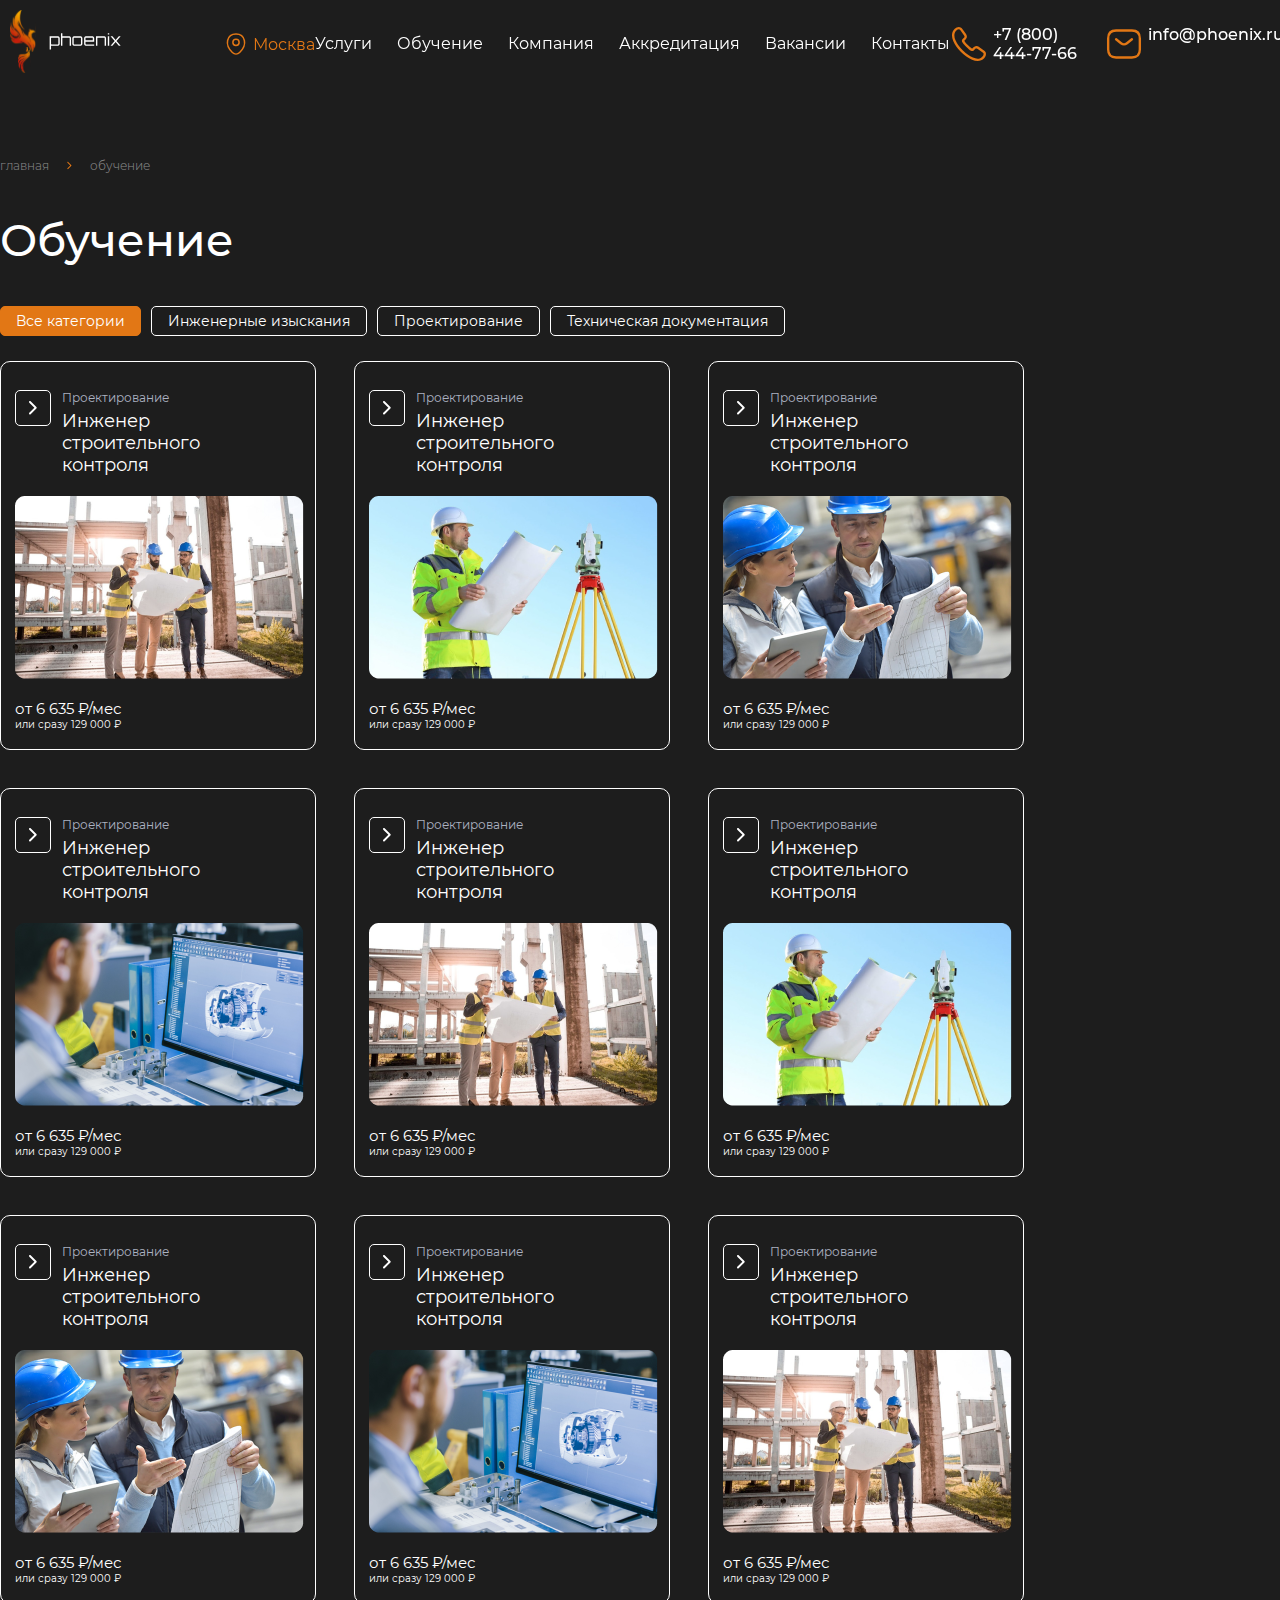
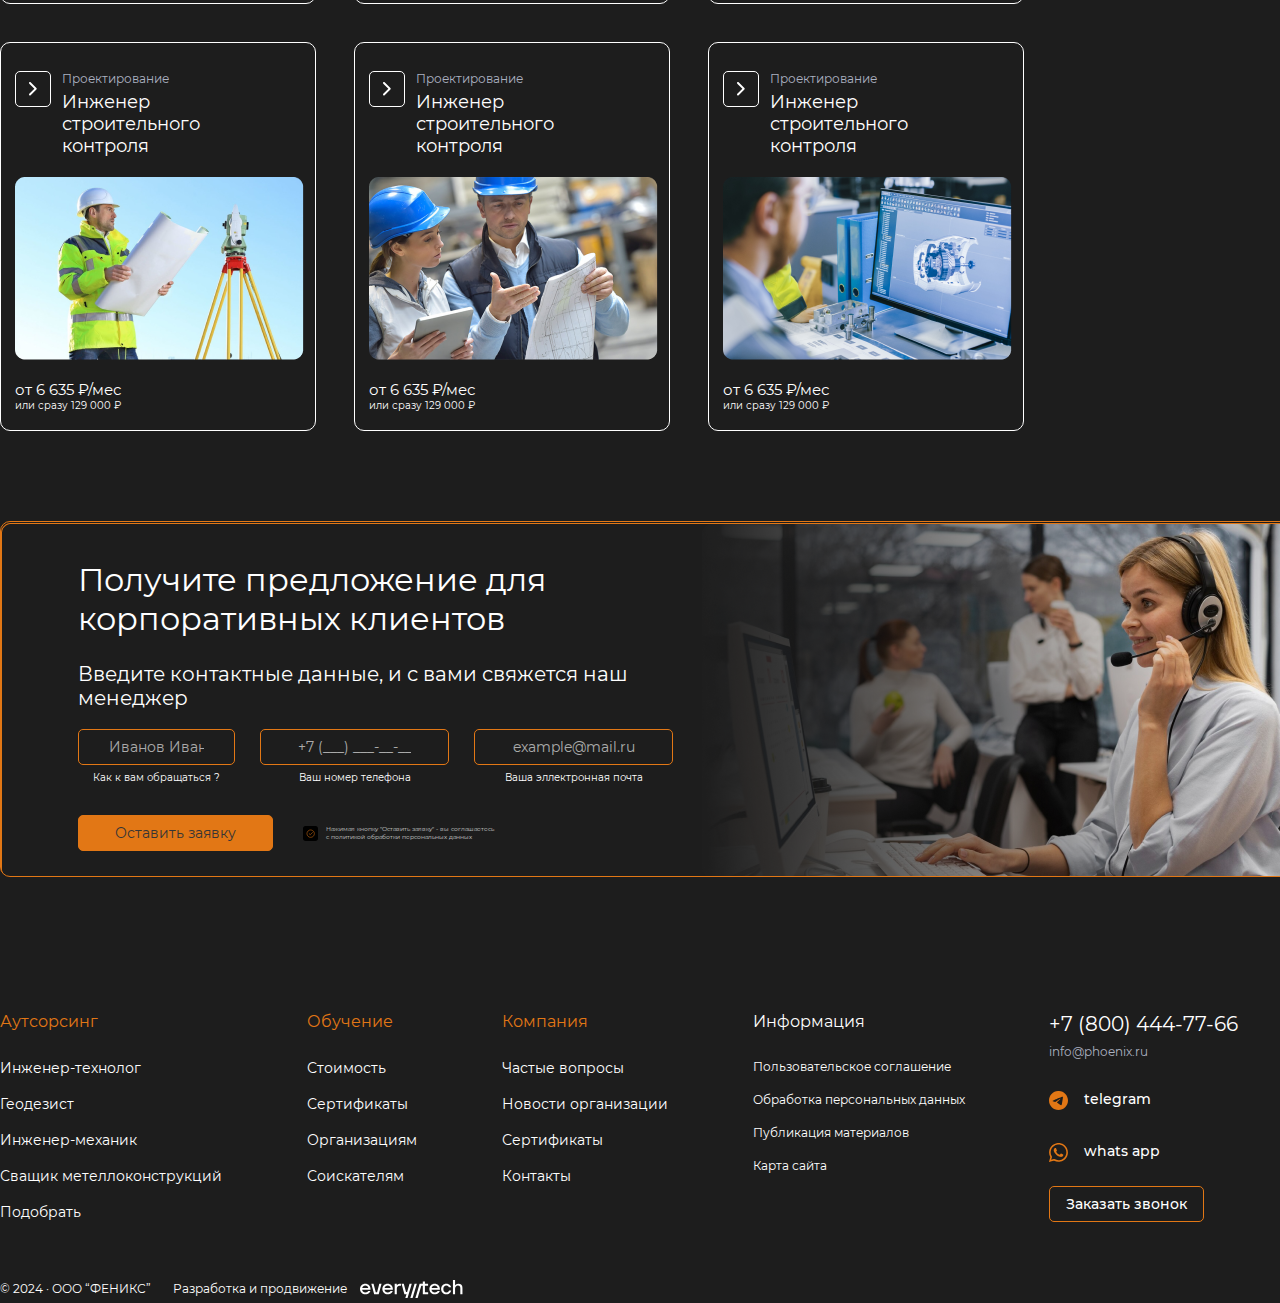
<file: index5.html>
<!DOCTYPE html>
<html lang="ru">

<head>
    <meta charset="UTF-8">
    <meta name="viewport" content="width=device-width, initial-scale=1.0">
    <title>Обучение</title>
    <link rel="stylesheet" href="assets/css/style5.css">
    <link rel="shortcut icon" href="assets/media/index2/logo/favicon.svg" type="image/x-icon">
</head>

<body>
    <header>
        <div class="header_content container">
            <div class="logo_location">
                <div class="logo">
                    <img src="assets/media/index2/logo/logo.svg" alt="">
                </div>
                <div class="location">
                    <img src="assets/media/index2/header/location.svg" alt="">
                    <p>Москва</p>
                </div>
            </div>
            <nav>
                <a href="index3.html">Услуги</a>
                <a href="index5.html">Обучение</a>
                <a href="index2.html">Компания</a>
                <a href="index2.html #accreditation">Аккредитация</a>
                <a href="index6.html">Вакансии</a>
                <a href="#">Контакты</a>
            </nav>
            <div class="number_mail">
                <div class="number">
                    <img src="assets/media/index2/header/call.svg" alt="">
                    <p>+7 (800) 444-77-66</p>
                </div>
                <div class="mail">
                    <img src="assets/media/index2/header/sms.svg" alt="">
                    <p>info@phoenix.ru</p>
                </div>
            </div>
        </div>
    </header>
    <div class="return container">
        <a href="index.html">главная</a>
        <img src="assets/media/index2/return/arrow.svg" alt="">
        <a href="index5.html">обучение</a>
    </div>
    <div class="training_block container">
        <div class="title">
            <p>Обучение</p>
        </div>
        <div class="training_filters">
            <button class="training_filter_active">Все категории</button>
            <button class="training_filter">Инженерные изыскания</button>
            <button class="training_filter">Проектирование</button>
            <button class="training_filter">Техническая документация</button>
        </div>
        <div class="training_cards">
            <div class="training_card">
                <div class="card_info">
                    <div class="card_slider">
                        <img src="assets/media/index5/card_icon.svg" alt="">
                    </div>
                    <div class="card_text">
                        <div class="card_info_text">
                            <p>Проектирование</p>
                        </div>
                        <div class="card_speciality">
                            <p>Инженер строительного контроля</p>
                        </div>
                    </div>
                </div>
                <div class="card_img">
                    <img src="assets/media/index5/card1.png" alt="">
                </div>
                <div class="sum_month">
                    <p>от 6 635 ₽/мес</p>
                </div>
                <div class="sum">
                    <p>или сразу 129 000 ₽</p>
                </div>
            </div>
            <div class="training_card">
                <div class="card_info">
                    <div class="card_slider">
                        <img src="assets/media/index5/card_icon.svg" alt="">
                    </div>
                    <div class="card_text">
                        <div class="card_info_text">
                            <p>Проектирование</p>
                        </div>
                        <div class="card_speciality">
                            <p>Инженер строительного контроля</p>
                        </div>
                    </div>
                </div>
                <div class="card_img">
                    <img src="assets/media/index5/card2.png" alt="">
                </div>
                <div class="sum_month">
                    <p>от 6 635 ₽/мес</p>
                </div>
                <div class="sum">
                    <p>или сразу 129 000 ₽</p>
                </div>
            </div>
            <div class="training_card">
                <div class="card_info">
                    <div class="card_slider">
                        <img src="assets/media/index5/card_icon.svg" alt="">
                    </div>
                    <div class="card_text">
                        <div class="card_info_text">
                            <p>Проектирование</p>
                        </div>
                        <div class="card_speciality">
                            <p>Инженер строительного контроля</p>
                        </div>
                    </div>
                </div>
                <div class="card_img">
                    <img src="assets/media/index5/card3.png" alt="">
                </div>
                <div class="sum_month">
                    <p>от 6 635 ₽/мес</p>
                </div>
                <div class="sum">
                    <p>или сразу 129 000 ₽</p>
                </div>
            </div>
            <div class="training_card">
                <div class="card_info">
                    <div class="card_slider">
                        <img src="assets/media/index5/card_icon.svg" alt="">
                    </div>
                    <div class="card_text">
                        <div class="card_info_text">
                            <p>Проектирование</p>
                        </div>
                        <div class="card_speciality">
                            <p>Инженер строительного контроля</p>
                        </div>
                    </div>
                </div>
                <div class="card_img">
                    <img src="assets/media/index5/card4.png" alt="">
                </div>
                <div class="sum_month">
                    <p>от 6 635 ₽/мес</p>
                </div>
                <div class="sum">
                    <p>или сразу 129 000 ₽</p>
                </div>
            </div>
            <div class="training_card">
                <div class="card_info">
                    <div class="card_slider">
                        <img src="assets/media/index5/card_icon.svg" alt="">
                    </div>
                    <div class="card_text">
                        <div class="card_info_text">
                            <p>Проектирование</p>
                        </div>
                        <div class="card_speciality">
                            <p>Инженер строительного контроля</p>
                        </div>
                    </div>
                </div>
                <div class="card_img">
                    <img src="assets/media/index5/card1.png" alt="">
                </div>
                <div class="sum_month">
                    <p>от 6 635 ₽/мес</p>
                </div>
                <div class="sum">
                    <p>или сразу 129 000 ₽</p>
                </div>
            </div>
            <div class="training_card">
                <div class="card_info">
                    <div class="card_slider">
                        <img src="assets/media/index5/card_icon.svg" alt="">
                    </div>
                    <div class="card_text">
                        <div class="card_info_text">
                            <p>Проектирование</p>
                        </div>
                        <div class="card_speciality">
                            <p>Инженер строительного контроля</p>
                        </div>
                    </div>
                </div>
                <div class="card_img">
                    <img src="assets/media/index5/card2.png" alt="">
                </div>
                <div class="sum_month">
                    <p>от 6 635 ₽/мес</p>
                </div>
                <div class="sum">
                    <p>или сразу 129 000 ₽</p>
                </div>
            </div>
            <div class="training_card">
                <div class="card_info">
                    <div class="card_slider">
                        <img src="assets/media/index5/card_icon.svg" alt="">
                    </div>
                    <div class="card_text">
                        <div class="card_info_text">
                            <p>Проектирование</p>
                        </div>
                        <div class="card_speciality">
                            <p>Инженер строительного контроля</p>
                        </div>
                    </div>
                </div>
                <div class="card_img">
                    <img src="assets/media/index5/card3.png" alt="">
                </div>
                <div class="sum_month">
                    <p>от 6 635 ₽/мес</p>
                </div>
                <div class="sum">
                    <p>или сразу 129 000 ₽</p>
                </div>
            </div>
            <div class="training_card">
                <div class="card_info">
                    <div class="card_slider">
                        <img src="assets/media/index5/card_icon.svg" alt="">
                    </div>
                    <div class="card_text">
                        <div class="card_info_text">
                            <p>Проектирование</p>
                        </div>
                        <div class="card_speciality">
                            <p>Инженер строительного контроля</p>
                        </div>
                    </div>
                </div>
                <div class="card_img">
                    <img src="assets/media/index5/card4.png" alt="">
                </div>
                <div class="sum_month">
                    <p>от 6 635 ₽/мес</p>
                </div>
                <div class="sum">
                    <p>или сразу 129 000 ₽</p>
                </div>
            </div>
            <div class="training_card">
                <div class="card_info">
                    <div class="card_slider">
                        <img src="assets/media/index5/card_icon.svg" alt="">
                    </div>
                    <div class="card_text">
                        <div class="card_info_text">
                            <p>Проектирование</p>
                        </div>
                        <div class="card_speciality">
                            <p>Инженер строительного контроля</p>
                        </div>
                    </div>
                </div>
                <div class="card_img">
                    <img src="assets/media/index5/card1.png" alt="">
                </div>
                <div class="sum_month">
                    <p>от 6 635 ₽/мес</p>
                </div>
                <div class="sum">
                    <p>или сразу 129 000 ₽</p>
                </div>
            </div>
            <div class="training_card">
                <div class="card_info">
                    <div class="card_slider">
                        <img src="assets/media/index5/card_icon.svg" alt="">
                    </div>
                    <div class="card_text">
                        <div class="card_info_text">
                            <p>Проектирование</p>
                        </div>
                        <div class="card_speciality">
                            <p>Инженер строительного контроля</p>
                        </div>
                    </div>
                </div>
                <div class="card_img">
                    <img src="assets/media/index5/card2.png" alt="">
                </div>
                <div class="sum_month">
                    <p>от 6 635 ₽/мес</p>
                </div>
                <div class="sum">
                    <p>или сразу 129 000 ₽</p>
                </div>
            </div>
            <div class="training_card">
                <div class="card_info">
                    <div class="card_slider">
                        <img src="assets/media/index5/card_icon.svg" alt="">
                    </div>
                    <div class="card_text">
                        <div class="card_info_text">
                            <p>Проектирование</p>
                        </div>
                        <div class="card_speciality">
                            <p>Инженер строительного контроля</p>
                        </div>
                    </div>
                </div>
                <div class="card_img">
                    <img src="assets/media/index5/card3.png" alt="">
                </div>
                <div class="sum_month">
                    <p>от 6 635 ₽/мес</p>
                </div>
                <div class="sum">
                    <p>или сразу 129 000 ₽</p>
                </div>
            </div>
            <div class="training_card">
                <div class="card_info">
                    <div class="card_slider">
                        <img src="assets/media/index5/card_icon.svg" alt="">
                    </div>
                    <div class="card_text">
                        <div class="card_info_text">
                            <p>Проектирование</p>
                        </div>
                        <div class="card_speciality">
                            <p>Инженер строительного контроля</p>
                        </div>
                    </div>
                </div>
                <div class="card_img">
                    <img src="assets/media/index5/card4.png" alt="">
                </div>
                <div class="sum_month">
                    <p>от 6 635 ₽/мес</p>
                </div>
                <div class="sum">
                    <p>или сразу 129 000 ₽</p>
                </div>
            </div>
        </div>
    </div>
    <div class="feedback_2 container">
        <div class="feedback_2_content">
            <div class="feedback_2_title">
                <p>Получите предложение для корпоративных клиентов</p>
            </div>
            <div class="feedback_2_text">
                <p>Введите контактные данные, и с вами свяжется наш менеджер</p>
            </div>
            <div class="forma">
                <div class="name_input">
                    <input type="text" placeholder="Иванов Иван">
                    <p>Как к вам обращаться ?</p>
                </div>
                <div class="tel_input">
                    <input type="tel" placeholder="+7 (___) ___-__-__">
                    <p>Ваш номер телефона</p>
                </div>
                <div class="email_input">
                    <input type="email" placeholder="example@mail.ru">
                    <p>Ваша эллектронная почта</p>
                </div>
            </div>
            <div class="feedback_2_button_block">
                <button class="feedback_2_button">Оставить заявку</button>
                <div class="PDPP">
                    <img src="assets/media/index/feedback_2/feedback_2_icon.svg" alt="">
                    <p>Нажимая кнопку "Оставить заявку" - вы соглашаетесь с политикой обработки персональных данных</p>
                </div>
            </div>
        </div>
    </div>
    <footer>
        <div class="footer_content container">
            <div class="footer_info">
                <div class="footer_navigation">
                    <div class="outsourcing">
                        <div class="outsourcing_title">
                            <p>Аутсорсинг</p>
                        </div>
                        <div class="outsourcing_nav">
                            <a href="#">Инженер-технолог</a>
                            <a href="#">Геодезист</a>
                            <a href="#">Инженер-механик</a>
                            <a href="#">Сващик метеллоконструкций</a>
                            <a href="#">Подобрать</a>
                        </div>
                    </div>
                    <div class="training">
                        <div class="training_title">
                            <p>Обучение</p>
                        </div>
                        <div class="training_nav">
                            <a href="#">Стоимость</a>
                            <a href="#">Сертификаты</a>
                            <a href="#">Организациям</a>
                            <a href="#">Соискателям</a>
                        </div>
                    </div>
                    <div class="company">
                        <div class="company_title">
                            <p>Компания</p>
                        </div>
                        <div class="company_nav">
                            <a href="#">Частые вопросы</a>
                            <a href="#">Новости организации</a>
                            <a href="#">Сертификаты</a>
                            <a href="#">Контакты</a>
                        </div>
                    </div>
                    <div class="information">
                        <div class="information_title">
                            <p>Информация</p>
                        </div>
                        <div class="information_nav">
                            <a href="#">Пользовательское соглашение</a>
                            <a href="#">Обработка персональных данных</a>
                            <a href="#">Публикация материалов</a>
                            <a href="#">Карта сайта</a>
                        </div>
                    </div>
                </div>
                <div class="footer_contacts">
                    <div class="num_email">
                        <div class="num">
                            <p>+7 (800) 444-77-66</p>
                        </div>
                        <div class="email">
                            <p>info@phoenix.ru</p>
                        </div>
                    </div>
                    <div class="soc_net">
                        <div class="telegram">
                            <img src="assets/media/index/footer/telegram.svg" alt="">
                            <p>telegram</p>
                        </div>
                        <div class="whatsapp">
                            <img src="assets/media/index/footer/whatsapp.svg" alt="">
                            <p>whats app</p>
                        </div>
                    </div>
                    <button class="footer_button">Заказать звонок</button>
                </div>
            </div>
            <div class="footer_logo">
                <img src="assets/media/index/footer/footer_logo.svg" alt="">
            </div>
            <div class="every_tech">
                <p>© 2024 · ООО “ФЕНИКС”</p>
                <div class="develop">
                    <p>Разработка и продвижение</p>
                    <img src="assets/media/index/footer/every_tech_logo.svg" alt="">
                </div>
            </div>
        </div>
    </footer>
</body>

</html>
</file>
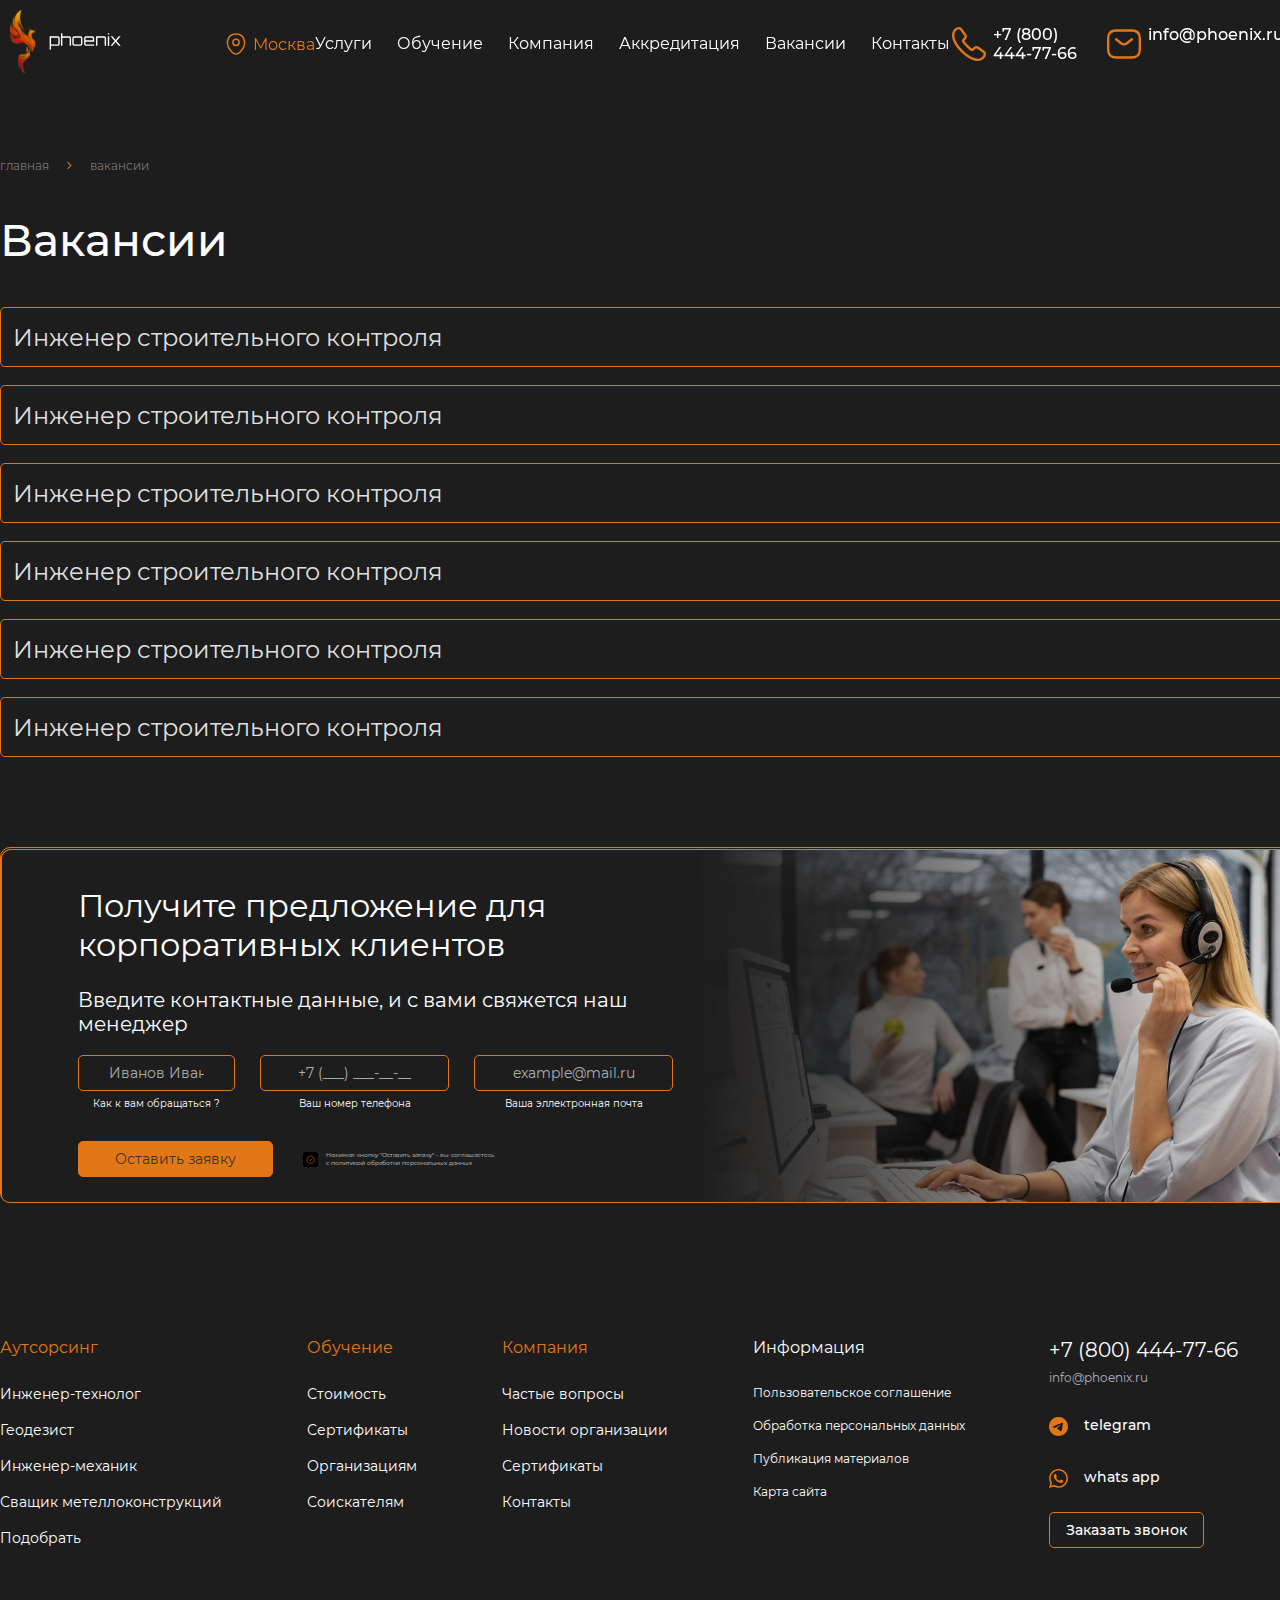
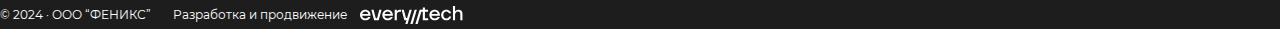
<file: index6.html>
<!DOCTYPE html>
<html lang="ru">

<head>
    <meta charset="UTF-8">
    <meta name="viewport" content="width=device-width, initial-scale=1.0">
    <title>Вакансии</title>
    <link rel="stylesheet" href="assets/css/style6.css">
    <link rel="shortcut icon" href="assets/media/index/logo/favicon.svg" type="image/x-icon">
</head>

<body>
    <header>
        <div class="header_content container">
            <div class="logo_location">
                <div class="logo">
                    <img src="assets/media/index2/logo/logo.svg" alt="">
                </div>
                <div class="location">
                    <img src="assets/media/index2/header/location.svg" alt="">
                    <p>Москва</p>
                </div>
            </div>
            <nav>
                <a href="index3.html">Услуги</a>
                <a href="index5.html">Обучение</a>
                <a href="index2.html">Компания</a>
                <a href="index2.html #accreditation">Аккредитация</a>
                <a href="index6.html">Вакансии</a>
                <a href="#">Контакты</a>
            </nav>
            <div class="number_mail">
                <div class="number">
                    <img src="assets/media/index2/header/call.svg" alt="">
                    <p>+7 (800) 444-77-66</p>
                </div>
                <div class="mail">
                    <img src="assets/media/index2/header/sms.svg" alt="">
                    <p>info@phoenix.ru</p>
                </div>
            </div>
        </div>
    </header>
    <div class="return container">
        <a href="index.html">главная</a>
        <img src="assets/media/index2/return/arrow.svg" alt="">
        <a href="index2.html">вакансии</a>
    </div>
    <div class="vacancy container">
        <div class="title">
            <p>Вакансии</p>
        </div>
        <div class="vacancy_list">
            <div class="engineer">
                <p>Инженер строительного контроля</p>
                <div class="engeneer_slider">
                    <a href="index7.html">
                        <img src="assets/media/index6/slider.svg" alt="">
                    </a>
                </div>
            </div>
            <div class="engineer">
                <p>Инженер строительного контроля</p>
                <div class="engeneer_slider">
                    <a href="index7.html">
                        <img src="assets/media/index6/slider.svg" alt="">
                    </a>
                </div>
            </div>
            <div class="engineer">
                <p>Инженер строительного контроля</p>
                <div class="engeneer_slider">
                    <a href="index7.html">
                        <img src="assets/media/index6/slider.svg" alt="">
                    </a>
                </div>
            </div>
            <div class="engineer">
                <p>Инженер строительного контроля</p>
                <div class="engeneer_slider">
                    <a href="index7.html">
                        <img src="assets/media/index6/slider.svg" alt="">
                    </a>
                </div>
            </div>
            <div class="engineer">
                <p>Инженер строительного контроля</p>
                <div class="engeneer_slider">
                    <a href="index7.html">
                        <img src="assets/media/index6/slider.svg" alt="">
                    </a>
                </div>
            </div>
            <div class="engineer">
                <p>Инженер строительного контроля</p>
                <div class="engeneer_slider">
                    <a href="index7.html">
                        <img src="assets/media/index6/slider.svg" alt="">
                    </a>
                </div>
            </div>
        </div>
    </div>
    <div class="feedback_2 container">
        <div class="feedback_2_content">
            <div class="feedback_2_title">
                <p>Получите предложение для корпоративных клиентов</p>
            </div>
            <div class="feedback_2_text">
                <p>Введите контактные данные, и с вами свяжется наш менеджер</p>
            </div>
            <div class="forma">
                <div class="name_input">
                    <input type="text" placeholder="Иванов Иван">
                    <p>Как к вам обращаться ?</p>
                </div>
                <div class="tel_input">
                    <input type="tel" placeholder="+7 (___) ___-__-__">
                    <p>Ваш номер телефона</p>
                </div>
                <div class="email_input">
                    <input type="email" placeholder="example@mail.ru">
                    <p>Ваша эллектронная почта</p>
                </div>
            </div>
            <div class="feedback_2_button_block">
                <button class="feedback_2_button">Оставить заявку</button>
                <div class="PDPP">
                    <img src="assets/media/index/feedback_2/feedback_2_icon.svg" alt="">
                    <p>Нажимая кнопку "Оставить заявку" - вы соглашаетесь с политикой обработки персональных данных</p>
                </div>
            </div>
        </div>
    </div>
    <footer>
        <div class="footer_content container">
            <div class="footer_info">
                <div class="footer_navigation">
                    <div class="outsourcing">
                        <div class="outsourcing_title">
                            <p>Аутсорсинг</p>
                        </div>
                        <div class="outsourcing_nav">
                            <a href="#">Инженер-технолог</a>
                            <a href="#">Геодезист</a>
                            <a href="#">Инженер-механик</a>
                            <a href="#">Сващик метеллоконструкций</a>
                            <a href="#">Подобрать</a>
                        </div>
                    </div>
                    <div class="training">
                        <div class="training_title">
                            <p>Обучение</p>
                        </div>
                        <div class="training_nav">
                            <a href="#">Стоимость</a>
                            <a href="#">Сертификаты</a>
                            <a href="#">Организациям</a>
                            <a href="#">Соискателям</a>
                        </div>
                    </div>
                    <div class="company">
                        <div class="company_title">
                            <p>Компания</p>
                        </div>
                        <div class="company_nav">
                            <a href="#">Частые вопросы</a>
                            <a href="#">Новости организации</a>
                            <a href="#">Сертификаты</a>
                            <a href="#">Контакты</a>
                        </div>
                    </div>
                    <div class="information">
                        <div class="information_title">
                            <p>Информация</p>
                        </div>
                        <div class="information_nav">
                            <a href="#">Пользовательское соглашение</a>
                            <a href="#">Обработка персональных данных</a>
                            <a href="#">Публикация материалов</a>
                            <a href="#">Карта сайта</a>
                        </div>
                    </div>
                </div>
                <div class="footer_contacts">
                    <div class="num_email">
                        <div class="num">
                            <p>+7 (800) 444-77-66</p>
                        </div>
                        <div class="email">
                            <p>info@phoenix.ru</p>
                        </div>
                    </div>
                    <div class="soc_net">
                        <div class="telegram">
                            <img src="assets/media/index/footer/telegram.svg" alt="">
                            <p>telegram</p>
                        </div>
                        <div class="whatsapp">
                            <img src="assets/media/index/footer/whatsapp.svg" alt="">
                            <p>whats app</p>
                        </div>
                    </div>
                    <button class="footer_button">Заказать звонок</button>
                </div>
            </div>
            <div class="footer_logo">
                <img src="assets/media/index/footer/footer_logo.svg" alt="">
            </div>
            <div class="every_tech">
                <p>© 2024 · ООО “ФЕНИКС”</p>
                <div class="develop">
                    <p>Разработка и продвижение</p>
                    <img src="assets/media/index/footer/every_tech_logo.svg" alt="">
                </div>
            </div>
        </div>
    </footer>
</body>

</html>
</file>
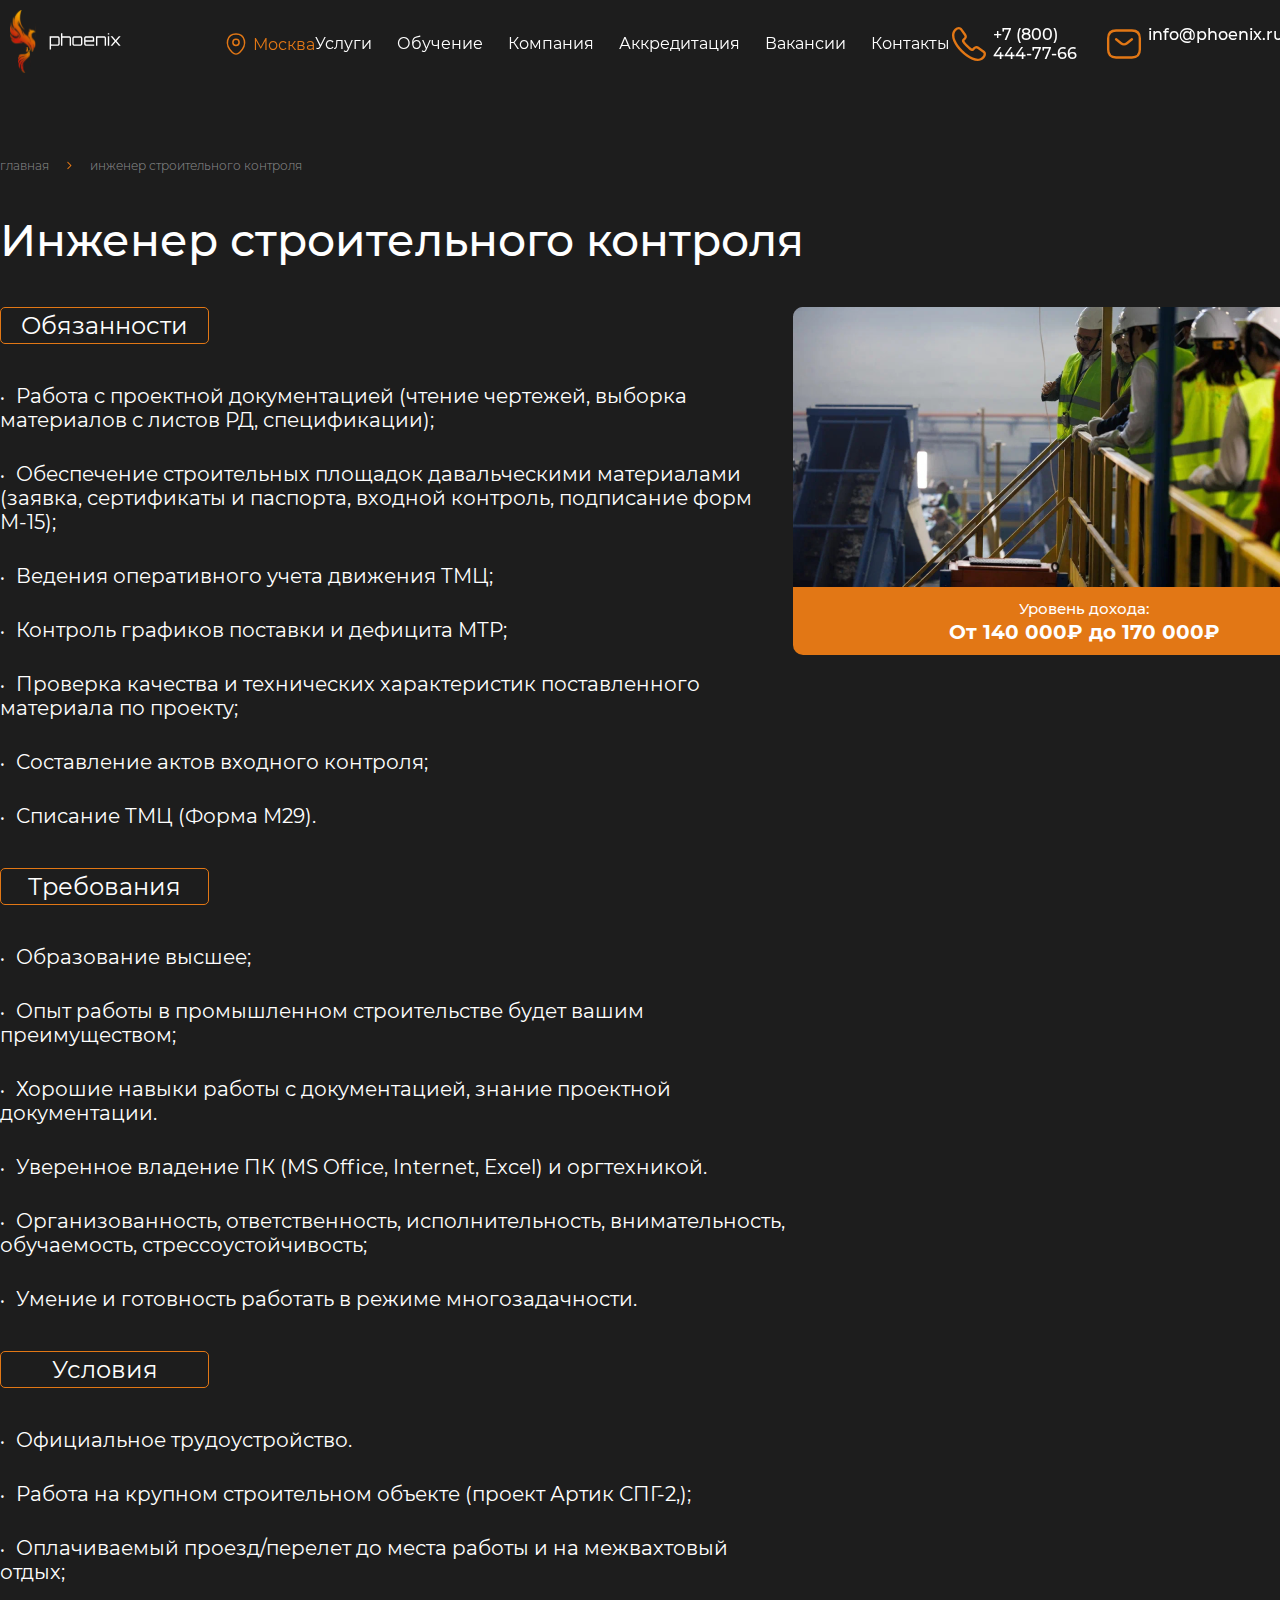
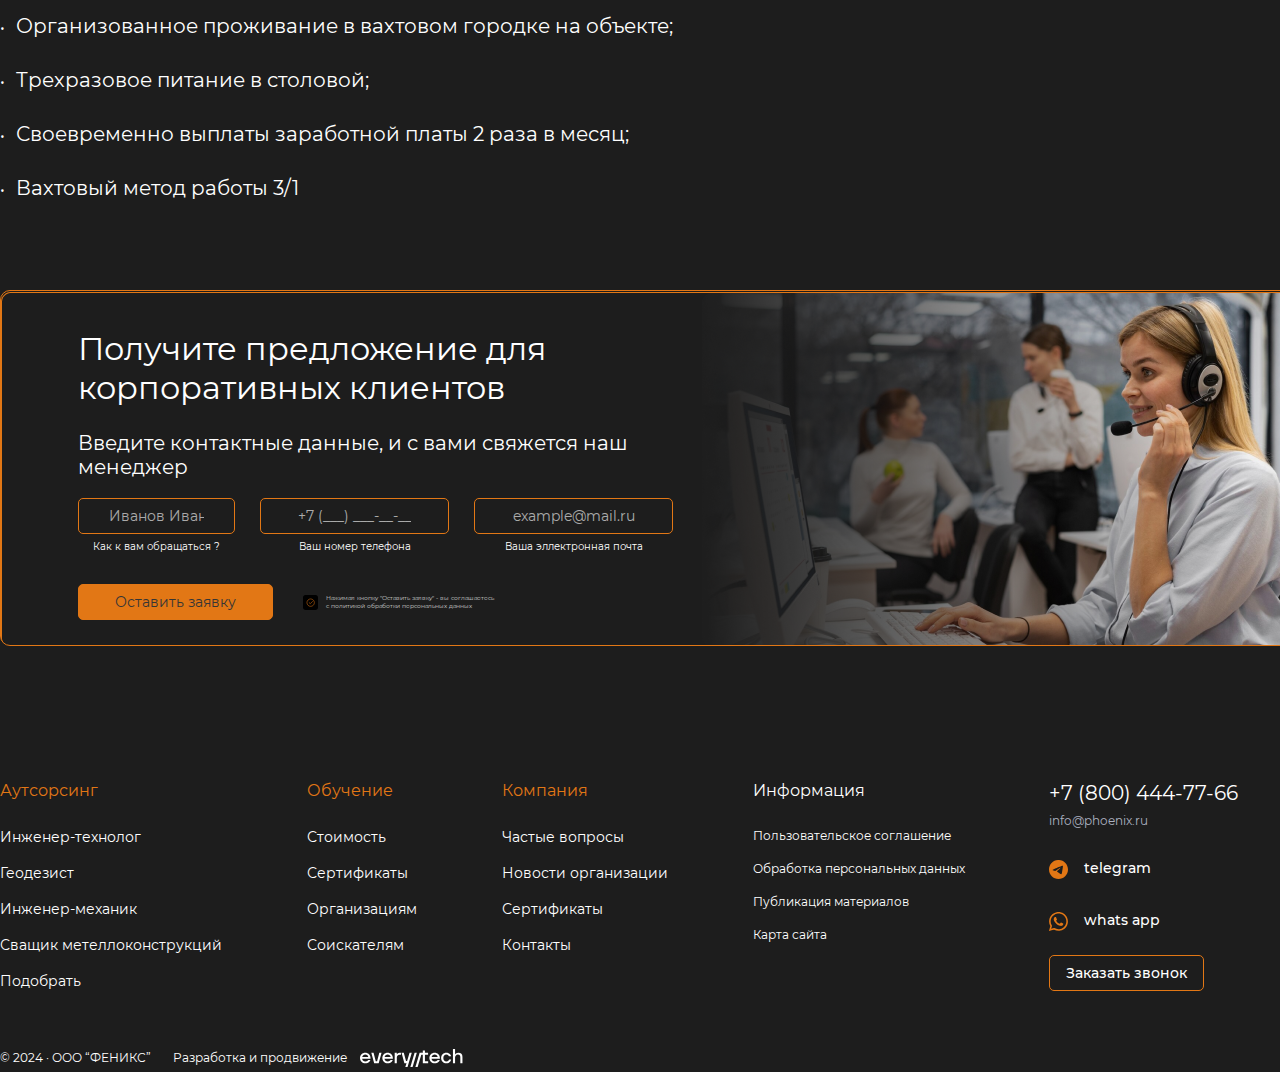
<file: index7.html>
<!DOCTYPE html>
<html lang="ru">

<head>
    <meta charset="UTF-8">
    <meta name="viewport" content="width=device-width, initial-scale=1.0">
    <title>Инженер строительного контроля</title>
    <link rel="stylesheet" href="assets/css/style7.css">
    <link rel="shortcut icon" href="assets/media/index/logo/favicon.svg" type="image/x-icon">
</head>

<body>
    <header>
        <div class="header_content container">
            <div class="logo_location">
                <div class="logo">
                    <img src="assets/media/index2/logo/logo.svg" alt="">
                </div>
                <div class="location">
                    <img src="assets/media/index2/header/location.svg" alt="">
                    <p>Москва</p>
                </div>
            </div>
            <nav>
                <a href="index3.html">Услуги</a>
                <a href="index5.html">Обучение</a>
                <a href="index2.html">Компания</a>
                <a href="index2.html #accreditation">Аккредитация</a>
                <a href="index6.html">Вакансии</a>
                <a href="#">Контакты</a>
            </nav>
            <div class="number_mail">
                <div class="number">
                    <img src="assets/media/index2/header/call.svg" alt="">
                    <p>+7 (800) 444-77-66</p>
                </div>
                <div class="mail">
                    <img src="assets/media/index2/header/sms.svg" alt="">
                    <p>info@phoenix.ru</p>
                </div>
            </div>
        </div>
    </header>
    <div class="return container">
        <a href="index.html">главная</a>
        <img src="assets/media/index2/return/arrow.svg" alt="">
        <a href="index2.html">инженер строительного контроля</a>
    </div>
    <div class="vacancy_block container">
        <div class="title">
            <p>Инженер строительного контроля</p>
        </div>
        <div class="vacancy_info">
            <div class="vacancy_list">
                <div class="subtitle">
                    <p>Обязанности</p>
                </div>
                <div class="list">
                    <ul>
                        <li>Работа с проектной документацией (чтение чертежей, выборка материалов с листов РД,
                            спецификации);</li>
                        <li>Обеспечение строительных площадок давальческими материалами (заявка, сертификаты и паспорта,
                            входной контроль, подписание форм М-15);</li>
                        <li>Ведения оперативного учета движения ТМЦ;</li>
                        <li>Контроль графиков поставки и дефицита МТР;</li>
                        <li>Проверка качества и технических характеристик поставленного материала по проекту;</li>
                        <li>Составление актов входного контроля;</li>
                        <li>Списание ТМЦ (Форма М29).</li>
                    </ul>
                    <div class="subtitle">
                        <p>Требования</p>
                    </div>
                    <ul>
                        <li>Образование высшее;</li>
                        <li>Опыт работы в промышленном строительстве будет вашим преимуществом;</li>
                        <li>Хорошие навыки работы с документацией, знание проектной документации.</li>
                        <li>Уверенное владение ПК (MS Office, Internet, Excel) и оргтехникой.</li>
                        <li>Организованность, ответственность, исполнительность, внимательность, обучаемость,
                            стрессоустойчивость;</li>
                        <li>Умение и готовность работать в режиме многозадачности.</li>
                    </ul>
                    <div class="subtitle">
                        <p>Условия</p>
                    </div>
                    <ul>
                        <li>Официальное трудоустройство.</li>
                        <li>Работа на крупном строительном объекте (проект Артик СПГ-2,);</li>
                        <li>Оплачиваемый проезд/перелет до места работы и на межвахтовый отдых;</li>
                        <li>Организованное проживание в вахтовом городке на объекте;</li>
                        <li>Трехразовое питание в столовой;</li>
                        <li>Своевременно выплаты заработной платы 2 раза в месяц;</li>
                        <li>Вахтовый метод работы 3/1</li>
                    </ul>
                </div>
            </div>
            <div class="vacancy_info_img">
                <img src="assets/media/index7/vacancy.png" alt="">
                <div class="income_block">
                    <div class="income_level">
                        <p>Уровень дохода:</p>
                    </div>
                    <div class="income">
                        <p>От 140 000₽ до 170 000₽</p>
                    </div>
                </div>
            </div>
        </div>
    </div>
    <div class="feedback_2 container">
        <div class="feedback_2_content">
            <div class="feedback_2_title">
                <p>Получите предложение для корпоративных клиентов</p>
            </div>
            <div class="feedback_2_text">
                <p>Введите контактные данные, и с вами свяжется наш менеджер</p>
            </div>
            <div class="forma">
                <div class="name_input">
                    <input type="text" placeholder="Иванов Иван">
                    <p>Как к вам обращаться ?</p>
                </div>
                <div class="tel_input">
                    <input type="tel" placeholder="+7 (___) ___-__-__">
                    <p>Ваш номер телефона</p>
                </div>
                <div class="email_input">
                    <input type="email" placeholder="example@mail.ru">
                    <p>Ваша эллектронная почта</p>
                </div>
            </div>
            <div class="feedback_2_button_block">
                <button class="feedback_2_button">Оставить заявку</button>
                <div class="PDPP">
                    <img src="assets/media/index/feedback_2/feedback_2_icon.svg" alt="">
                    <p>Нажимая кнопку "Оставить заявку" - вы соглашаетесь с политикой обработки персональных данных</p>
                </div>
            </div>
        </div>
    </div>
    <footer>
        <div class="footer_content container">
            <div class="footer_info">
                <div class="footer_navigation">
                    <div class="outsourcing">
                        <div class="outsourcing_title">
                            <p>Аутсорсинг</p>
                        </div>
                        <div class="outsourcing_nav">
                            <a href="#">Инженер-технолог</a>
                            <a href="#">Геодезист</a>
                            <a href="#">Инженер-механик</a>
                            <a href="#">Сващик метеллоконструкций</a>
                            <a href="#">Подобрать</a>
                        </div>
                    </div>
                    <div class="training">
                        <div class="training_title">
                            <p>Обучение</p>
                        </div>
                        <div class="training_nav">
                            <a href="#">Стоимость</a>
                            <a href="#">Сертификаты</a>
                            <a href="#">Организациям</a>
                            <a href="#">Соискателям</a>
                        </div>
                    </div>
                    <div class="company">
                        <div class="company_title">
                            <p>Компания</p>
                        </div>
                        <div class="company_nav">
                            <a href="#">Частые вопросы</a>
                            <a href="#">Новости организации</a>
                            <a href="#">Сертификаты</a>
                            <a href="#">Контакты</a>
                        </div>
                    </div>
                    <div class="information">
                        <div class="information_title">
                            <p>Информация</p>
                        </div>
                        <div class="information_nav">
                            <a href="#">Пользовательское соглашение</a>
                            <a href="#">Обработка персональных данных</a>
                            <a href="#">Публикация материалов</a>
                            <a href="#">Карта сайта</a>
                        </div>
                    </div>
                </div>
                <div class="footer_contacts">
                    <div class="num_email">
                        <div class="num">
                            <p>+7 (800) 444-77-66</p>
                        </div>
                        <div class="email">
                            <p>info@phoenix.ru</p>
                        </div>
                    </div>
                    <div class="soc_net">
                        <div class="telegram">
                            <img src="assets/media/index/footer/telegram.svg" alt="">
                            <p>telegram</p>
                        </div>
                        <div class="whatsapp">
                            <img src="assets/media/index/footer/whatsapp.svg" alt="">
                            <p>whats app</p>
                        </div>
                    </div>
                    <button class="footer_button">Заказать звонок</button>
                </div>
            </div>
            <div class="footer_logo">
                <img src="assets/media/index/footer/footer_logo.svg" alt="">
            </div>
            <div class="every_tech">
                <p>© 2024 · ООО “ФЕНИКС”</p>
                <div class="develop">
                    <p>Разработка и продвижение</p>
                    <img src="assets/media/index/footer/every_tech_logo.svg" alt="">
                </div>
            </div>
        </div>
    </footer>
</body>

</html>
</file>
<file: assets/css/style2.css>
* {
    margin: 0;
    padding: 0;
    box-sizing: border-box;
    outline: none;
    scroll-behavior: smooth;
    font-family: "Montserrat-medium";
    color: #ffffff;
    transition: .5s;
}

@font-face {
    font-family: "Montserrat-medium";
    src: url(../fonts/montserrat-medium.ttf);
    font-weight: 500;
}

@font-face {
    font-family: "Montserrat-regular";
    src: url(../fonts/montserrat-regular.ttf);
    font-weight: 400;
}

@font-face {
    font-family: "Montserrat-semibold";
    src: url(../fonts/montserrat-semibold.ttf);
    font-weight: 600;
}

@font-face {
    font-family: "Montserrat-light";
    src: url(../fonts/Montserrat-Light.ttf);
    font-weight: 300;
}

body {
    background-color: #1D1D1D;
}

.container {
    max-width: 1378px;
    margin: 0 auto;
}

header {
    background-color: #1D1D1D;
    width: 100%;
    height: 82px;
    position: fixed;
    top: 0;
    z-index: 999;
    padding: 10px;
}

.header_content {
    display: flex;
    justify-content: space-between;
    align-items: center;
}

.logo_location {
    display: flex;
    gap: 103.33px;
    align-items: center;
}

.location {
    display: flex;
    gap: 5px;
}

.location p {
    cursor: pointer;
    font-family: "Montserrat-regular";
    font-size: 16px;
    font-weight: 400;
    color: #E27715;
    margin-top: 3px;
}

.location p:hover {
    color: #ffffff;
}

nav {
    display: flex;
    gap: 25px;
}

nav a {
    font-family: "Montserrat-regular";
    font-size: 16px;
    font-weight: 400;
    text-decoration: none;
}

nav a:hover {
    color: #E27715;
}

.button_number {
    display: flex;
    gap: 40px;
}

.header_button {
    background-color: transparent;
    border: 1px solid #E27715;
    border-radius: 5px;
    padding: 5px 10px;
    font-family: "Montserrat-regular";
    font-size: 15px;
    font-weight: 400;
    cursor: pointer;
}

.header_button:hover {
    background-color: #ffffff;
    border: 1px solid #E27715;
    color: #E27715;
}

.number_mail {
    display: flex;
    gap: 17px;
}

.number {
    display: flex;
    gap: 5px;
}

.number p {
    font-size: 16px;
}

.mail {
    display: flex;
    gap: 5px;
}

.mail {
    font-size: 16px;
}

.return {
    margin-top: 158px;
    display: flex;
    gap: 18px;
}

.return a {
    font-family: "Montserrat-light";
    font-weight: 300;
    color: rgba(255, 255, 255, 0.51);
    font-size: 12px;
    text-decoration: none;
}

.about {
    padding-top: 40px;
}

.title {
    font-size: 44px;
    font-family: "Montserrat-regular";
    font-weight: 400;
}

.title span {
    color: #E27715;
}

.about_content {
    margin-top: 40px;
    display: flex;
    gap: 71px;
}

.about_content p {
    font-size: 24px;
    font-family: "Montserrat-regular";
    font-weight: 400;
    color: rgba(255, 255, 255, 0.8);
}

.advantages {
    display: flex;
    gap: 23px;
    padding-top: 90px;
}

.adv_card {
    width: 327px;
    height: 259px;
    padding: 17px 20px;
    border: 1px solid #E27715;
    border-radius: 10px;
}

.adv_card p {
    margin-top: 29px;
    font-size: 24px;
    font-family: "Montserrat-regular";
    font-weight: 400;
}

.stages {
    padding-top: 66px;
}

.stages_cards {
    margin-top: 60px;
    display: flex;
    gap: 19px;
}

.stages_card1 {
    position: relative;
    border-radius: 10px;
    background-image: linear-gradient(20deg, #000000c5 20%, #00000000 100%), url(../media/index/stages/stage1.png);
    width: 329px;
    height: 415px;
    padding-top: 229px;
    padding-left: 20px;
    padding-right: 27px;
}

.stages_card_text p {
    font-family: "Montserrat-regular";
    font-weight: 400;
    font-size: 24px;
    color: rgba(255, 255, 255, 0.8)
}

.stages_card_num {
    position: absolute;
    bottom: 0;
    right: 0;
    border-radius: 10px;
    width: 65px;
    height: 65px;
    background-color: #E27715;
    display: flex;
    align-items: center;
    justify-content: center;
}

.stages_card_num p {
    font-family: "Montserrat-light";
    font-weight: 300;
    font-size: 36px;
    color: rgba(255, 255, 255)
}

.stages_card2 {
    position: relative;
    border-radius: 10px;
    background-image: linear-gradient(20deg, #000000c5 20%, #00000000 100%), url(../media/index/stages/stage2.png);
    width: 329px;
    height: 415px;
    padding-top: 229px;
    padding-left: 20px;
}

.stages_card3 {
    position: relative;
    border-radius: 10px;
    background-image: linear-gradient(20deg, #000000c5 20%, #00000000 100%), url(../media/index/stages/stage3.png);
    width: 329px;
    height: 415px;
    padding-top: 229px;
    padding-left: 20px;
    padding-right: 27px;
}

.stages_card4 {
    margin-left: 5px;
    position: relative;
    border-radius: 10px;
    background-image: linear-gradient(20deg, #000000c5 20%, #00000000 100%), url(../media/index/stages/stage4.png);
    width: 329px;
    height: 415px;
    padding-top: 229px;
    padding-left: 20px;
    padding-right: 27px;
}

.documentation {
    padding-top: 101px;
}

.documentation_list {
    margin-top: 60px;
    display: flex;
    gap: 33px;
}

.team {
    padding-top: 132.59px;
}

.team_list {
    margin-top: 60px;
    display: flex;
    gap: 33px;
}

.team_person {
    display: flex;
    flex-direction: column;
    gap: 21.88px;
}

.team_person img {
    width: 248.85px;
    height: 263.12px;
}

.person_description {
    display: flex;
    flex-direction: column;
    gap: 3px;
}

.person_description p {
    font-family: "Montserrat-regular";
    font-weight: 400;
    font-size: 20px;
}

.speciality p {
    font-family: "Montserrat-regular";
    font-weight: 400;
    font-size: 12px;
}

.slider {
    margin-top: 17px;
    display: flex;
    gap: 10px;
}

.slide_left {
    width: 42px;
    height: 42px;
    border: 1px solid #E27715;
    border-radius: 5px;
    background-color: transparent;
    display: flex;
    align-items: center;
    justify-content: center;
}

.slide_right {
    width: 42px;
    height: 42px;
    border: 1px solid #E27715;
    border-radius: 5px;
    background-color: #E27715;
    display: flex;
    align-items: center;
    justify-content: center;
}

.feedback {
    margin-top: 121px;
    width: 1378px;
    height: 356px;
    border: 1px solid #E27715;
    border-radius: 10px;
    padding: 38px 83px;
    position: relative;
}

.feedback_title p {
    font-family: "Montserrat-regular";
    font-weight: 400;
    font-size: 32px;
    width: 547px;
}

.feedback_text {
    margin-top: 15px;
    font-family: "Montserrat-regular";
    font-weight: 400;
    font-size: 20px;
    width: 547px;
}

.forma {
    margin-top: 19px;
    display: flex;
    gap: 25px;
}

.name_input {
    display: flex;
    flex-direction: column;
    gap: 6px;
    align-items: center;
}

.name_input input {
    border-radius: 5px;
    width: 157px;
    text-align: center;
    padding: 8px 30px;
    border: 1px solid #E27715;
    background-color: transparent;
    font-family: "Montserrat-regular";
    font-weight: 400;
    font-size: 14px;
}

.name_input input::placeholder {
    font-family: "Montserrat-regular";
    font-weight: 400;
    font-size: 14px;
    color: rgba(255, 255, 255, 0.64);
}

.name_input p {
    font-family: "Montserrat-regular";
    font-weight: 400;
    font-size: 10px;
}

.tel_input {
    display: flex;
    flex-direction: column;
    gap: 6px;
    align-items: center;
}

.tel_input input {
    border-radius: 5px;
    width: 189px;
    text-align: center;
    padding: 8px 37px;
    border: 1px solid #E27715;
    background-color: transparent;
    font-family: "Montserrat-regular";
    font-weight: 400;
    font-size: 14px;
}

.tel_input input::placeholder {
    font-family: "Montserrat-regular";
    font-weight: 400;
    font-size: 14px;
    color: rgba(255, 255, 255, 0.64);
}

.tel_input p {
    font-family: "Montserrat-regular";
    font-weight: 400;
    font-size: 10px;
}

.email_input {
    display: flex;
    flex-direction: column;
    gap: 6px;
    align-items: center;
}

.email_input input {
    border-radius: 5px;
    width: 199px;
    text-align: center;
    padding: 8px 37px;
    border: 1px solid #E27715;
    background-color: transparent;
    font-family: "Montserrat-regular";
    font-weight: 400;
    font-size: 14px;
}

.email_input input::placeholder {
    font-family: "Montserrat-regular";
    font-weight: 400;
    font-size: 14px;
    color: rgba(255, 255, 255, 0.64);
}

.email_input p {
    font-family: "Montserrat-regular";
    font-weight: 400;
    font-size: 10px;
}

.feedback_button_block {
    margin-top: 31px;
    display: flex;
    gap: 30px;
}

.feedback_button {
    border: 1px solid #E27715;
    background-color: #E27715;
    border-radius: 5px;
    padding: 8px 36px;
    font-family: "Montserrat-regular";
    font-weight: 400;
    font-size: 14px;
    color: #353535;
}

.PDPP {
    display: flex;
    gap: 8px;
    align-items: center;
}

.PDPP p {
    font-family: "Montserrat-light";
    font-weight: 300;
    font-size: 6px;
    width: 170px;
}

.feedback_img img {
    position: absolute;
    right: -18.89px;
    top: -31px;
}

.footer {
    width: 1920px;

}

.footer_info {
    padding-top: 135px;
    display: flex;
    position: absolute;
}

.footer_navigation {
    display: flex;
    gap: 85px;
}

.outsourcing {
    display: flex;
    flex-direction: column;
    gap: 28px;
}

.outsourcing_title p {
    font-family: "Montserrat-regular";
    font-weight: 400;
    font-size: 16px;
    color: #E27715;
}

.outsourcing_nav {
    display: flex;
    flex-direction: column;
    gap: 18px;
}

.outsourcing_nav a {
    text-decoration: none;
    font-family: "Montserrat-regular";
    font-weight: 400;
    font-size: 14px;
}

.training {
    display: flex;
    flex-direction: column;
    gap: 28px;
}

.training_title p {
    font-family: "Montserrat-regular";
    font-weight: 400;
    font-size: 16px;
    color: #E27715;
}

.training_nav {
    display: flex;
    flex-direction: column;
    gap: 18px;
}

.training_nav a {
    text-decoration: none;
    font-family: "Montserrat-regular";
    font-weight: 400;
    font-size: 14px;
}

.company {
    display: flex;
    flex-direction: column;
    gap: 28px;
}

.company_title p {
    font-family: "Montserrat-regular";
    font-weight: 400;
    font-size: 16px;
    color: #E27715;
}

.company_nav {
    display: flex;
    flex-direction: column;
    gap: 18px;
}

.company_nav a {
    text-decoration: none;
    font-family: "Montserrat-regular";
    font-weight: 400;
    font-size: 14px;
}

.information {
    display: flex;
    flex-direction: column;
    gap: 28px;
}

.information_title p {
    font-family: "Montserrat-regular";
    font-weight: 400;
    font-size: 16px;
}

.information_nav {
    display: flex;
    flex-direction: column;
    gap: 18px;
}

.information_nav a {
    text-decoration: none;
    font-family: "Montserrat-regular";
    font-weight: 400;
    font-size: 12px;
}

.footer_contacts {
    margin-left: 84px;
}

.num_email {
    display: flex;
    flex-direction: column;
    gap: 8px;
}

.num p {
    font-family: "Montserrat-regular";
    font-weight: 400;
    font-size: 20px;
}

.email p {
    font-family: "Montserrat-regular";
    font-weight: 400;
    font-size: 12px;
    color: rgba(172, 178, 193);
}

.soc_net {
    margin-top: 31px;
    display: flex;
    flex-direction: column;
    gap: 32px;
}

.telegram {
    display: flex;
    gap: 16px;
}

.telegram p {
    font-size: 14px;
}

.whatsapp {
    display: flex;
    gap: 16px;
}

.whatsapp p {
    font-size: 14px;
}

.footer_button {
    margin-top: 24px;
    border: 1px solid #E27715;
    background-color: transparent;
    padding: 8px 16px;
    font-size: 14px;
    display: flex;
    align-items: center;
    border-radius: 5px;
}

.footer_logo img {
    position: relative;
    top: 100px;
    left: 1400px;
}

.every_tech {
    margin-top: 72px;
    display: flex;
    gap: 22px;
    align-items: center;
}

.every_tech p {
    font-family: "Montserrat-regular";
    font-weight: 400;
    font-size: 12px;
}

.develop {
    display: flex;
    gap: 13px;
    align-items: center;
}
</file>
<file: assets/css/style3.css>
* {
    margin: 0;
    padding: 0;
    box-sizing: border-box;
    outline: none;
    scroll-behavior: smooth;
    font-family: "Montserrat-medium";
    color: #ffffff;
    transition: .5s;
}

@font-face {
    font-family: "Montserrat-medium";
    src: url(../fonts/montserrat-medium.ttf);
    font-weight: 500;
}

@font-face {
    font-family: "Montserrat-regular";
    src: url(../fonts/montserrat-regular.ttf);
    font-weight: 400;
}

@font-face {
    font-family: "Montserrat-semibold";
    src: url(../fonts/montserrat-semibold.ttf);
    font-weight: 600;
}

@font-face {
    font-family: "Montserrat-light";
    src: url(../fonts/Montserrat-Light.ttf);
    font-weight: 300;
}

body {
    background-color: #1D1D1D;
}

.container {
    max-width: 1378px;
    margin: 0 auto;
}

header {
    background-color: #1D1D1D;
    width: 100%;
    height: 82px;
    position: fixed;
    top: 0;
    z-index: 999;
    padding: 10px;
}

.header_content {
    display: flex;
    justify-content: space-between;
    align-items: center;
}

.logo_location {
    display: flex;
    gap: 103.33px;
    align-items: center;
}

.location {
    display: flex;
    gap: 5px;
}

.location p {
    cursor: pointer;
    font-family: "Montserrat-regular";
    font-size: 16px;
    font-weight: 400;
    color: #E27715;
    margin-top: 3px;
}

.location p:hover {
    color: #ffffff;
}

nav {
    display: flex;
    gap: 25px;
}

nav a {
    font-family: "Montserrat-regular";
    font-size: 16px;
    font-weight: 400;
    text-decoration: none;
}

nav a:hover {
    color: #E27715;
}

.button_number {
    display: flex;
    gap: 40px;
}

.header_button {
    background-color: transparent;
    border: 1px solid #E27715;
    border-radius: 5px;
    padding: 5px 10px;
    font-family: "Montserrat-regular";
    font-size: 15px;
    font-weight: 400;
    cursor: pointer;
}

.header_button:hover {
    background-color: #ffffff;
    border: 1px solid #E27715;
    color: #E27715;
}

.number_mail {
    display: flex;
    gap: 17px;
}

.number {
    display: flex;
    gap: 5px;
}

.number p {
    font-size: 16px;
}

.mail {
    display: flex;
    gap: 5px;
}

.mail {
    font-size: 16px;
}

.return {
    margin-top: 158px;
    display: flex;
    gap: 18px;
}

.return a {
    font-family: "Montserrat-light";
    font-weight: 300;
    color: rgba(255, 255, 255, 0.51);
    font-size: 12px;
    text-decoration: none;
}

.services {
    padding-top: 39px;
}

.title p {
    font-family: "Montserrat-regular";
    font-size: 44px;
    font-weight: 400;
}

.title p span {
    color: #E27715;
}

.services_filters {
    margin-top: 40px;
    display: flex;
    gap: 10px;
}

.service_filter_active {
    border: 1px solid #E27715;
    background-color: #E27715;
    border-radius: 5px;
    padding: 5px 15px;
    font-family: "Montserrat-regular";
    font-size: 14px;
    font-weight: 400;
    display: flex;
    align-items: center;
    justify-content: center;
}

.service_filter {
    border: 1px solid #ffffff;
    background-color: transparent;
    border-radius: 5px;
    padding: 5px 16px;
    font-family: "Montserrat-regular";
    font-size: 14px;
    font-weight: 400;
    display: flex;
    align-items: center;
    justify-content: center;
}

.services_cards {
    margin-top: 63px;
    display: flex;
    flex-wrap: wrap;
    gap: 63.14px;
}

.services_cards2 {
    margin-top: 25px;
    display: flex;
    flex-wrap: wrap;
    gap: 63.14px;
}

.services_card1 {
    border-radius: 10px;
    background-image: linear-gradient(45deg, #0000009d 0%, #00000000 100%), url(../media/index/services/img1.png);
    width: 657.43px;
    height: 459px;
    padding-left: 40px;
    padding-top: 28px;
}

.serv_card_title p {
    width: 426px;
    font-family: "Montserrat-regular";
    font-weight: 400;
    font-size: 32px;
    color: #ffffff;
}

.serv_card_description p {
    width: 323.7px;
    margin-top: 28px;
    font-family: "Montserrat-regular";
    font-weight: 400;
    font-size: 16px;
    color: rgba(255, 255, 255, 0.7)
}

.serv_button1 {
    margin-top: 109px;
    height: 46px;
    padding-left: 21.05px;
    padding-right: 5.01px;
    padding-top: 5px;
    padding-bottom: 5px;
    display: flex;
    align-items: center;
    background-color: transparent;
    border: 1px solid #E27715;
    border-radius: 5px;
}

.serv_button1 a {
    text-decoration: none;
    font-family: "Montserrat-regular";
    font-weight: 400;
    font-size: 16px;
    color: #ffffff;
}

.serv_button_icon {
    display: flex;
    align-items: center;
    justify-content: center;
    width: 36px;
    height: 36px;
    background-color: #E27715;
    border-radius: 5px;
    margin-left: 53.12px;
}

.services_card2 {
    border-radius: 10px;
    background-image: linear-gradient(45deg, #0000009d 0%, #00000000 100%), url(../media/index/services/img2.png);
    width: 657.43px;
    height: 459px;
    padding-left: 40px;
    padding-top: 28px;
}

.serv_card_description2 p {
    width: 412px;
    margin-top: 28px;
    font-family: "Montserrat-regular";
    font-weight: 400;
    font-size: 16px;
    color: rgba(255, 255, 255, 0.7)
}

.serv_button2 {
    margin-top: 90px;
    height: 46px;
    padding-left: 21.05px;
    padding-right: 5.01px;
    padding-top: 5px;
    padding-bottom: 5px;
    display: flex;
    align-items: center;
    background-color: transparent;
    border: 1px solid #E27715;
    border-radius: 5px;
}

.serv_button2 a {
    text-decoration: none;
    font-family: "Montserrat-regular";
    font-weight: 400;
    font-size: 16px;
    color: #ffffff;
}

.services_card3 {
    border-radius: 10px;
    background-image: linear-gradient(45deg, #0000009d 0%, #00000000 100%), url(../media/index/services/img3.png);
    width: 657.43px;
    height: 459px;
    padding-left: 40px;
    padding-top: 28px;
}

.serv_card_title3 p {
    width: 494px;
    font-family: "Montserrat-regular";
    font-weight: 400;
    font-size: 32px;
    color: #ffffff;
}

.serv_button3 {
    margin-top: 83px;
    height: 46px;
    padding-left: 21.05px;
    padding-right: 5.01px;
    padding-top: 5px;
    padding-bottom: 5px;
    display: flex;
    align-items: center;
    background-color: transparent;
    border: 1px solid #E27715;
    border-radius: 5px;
}

.serv_button3 a {
    text-decoration: none;
    font-family: "Montserrat-regular";
    font-weight: 400;
    font-size: 16px;
    color: #ffffff;
}

.services_card4 {
    border-radius: 10px;
    background-image: linear-gradient(45deg, #0000009d 0%, #00000000 100%), url(../media/index/services/img4.png);
    width: 657.43px;
    height: 459px;
    padding-left: 40px;
    padding-top: 28px;
}

.serv_card_description4 p {
    width: 392px;
    margin-top: 68px;
    font-family: "Montserrat-regular";
    font-weight: 400;
    font-size: 16px;
    color: rgba(255, 255, 255, 0.7)
}

.serv_button4 {
    margin-top: 61px;
    height: 46px;
    padding-left: 21.05px;
    padding-right: 5.01px;
    padding-top: 5px;
    padding-bottom: 5px;
    display: flex;
    align-items: center;
    background-color: transparent;
    border: 1px solid #E27715;
    border-radius: 5px;
}

.serv_button4 a {
    text-decoration: none;
    font-family: "Montserrat-regular";
    font-weight: 400;
    font-size: 16px;
    color: #ffffff;
}

.services_slider {
    margin-top: 25px;
    display: flex;
    gap: 8px;
}

.service_slider_active {
    border: 1px solid #E27715;
    background-color: #E27715;
    border-radius: 5px;
    padding: 15px 20px;
    font-size: 10px;
    display: flex;
    align-items: center;
    justify-content: center;
}

.service_slider_active2 {
    border: 1px solid #E27715;
    background-color: #E27715;
    border-radius: 5px;
    padding: 15px;
    font-size: 10px;
    display: flex;
    align-items: center;
    justify-content: center;
}

.service_slider {
    border: 1px solid #ffffff;
    background-color: transparent;
    border-radius: 5px;
    padding: 15px;
    font-size: 10px;
    display: flex;
    align-items: center;
    justify-content: center;
}

.feedback {
    margin-top: 121px;
    width: 1378px;
    height: 356px;
    border: 1px solid #E27715;
    border-radius: 10px;
    padding: 38px 83px;
    position: relative;
}

.feedback_title p {
    font-family: "Montserrat-regular";
    font-weight: 400;
    font-size: 32px;
    width: 547px;
}

.feedback_text {
    margin-top: 15px;
    font-family: "Montserrat-regular";
    font-weight: 400;
    font-size: 20px;
    width: 547px;
}

.forma {
    margin-top: 19px;
    display: flex;
    gap: 25px;
}

.name_input {
    display: flex;
    flex-direction: column;
    gap: 6px;
    align-items: center;
}

.name_input input {
    border-radius: 5px;
    width: 157px;
    text-align: center;
    padding: 8px 30px;
    border: 1px solid #E27715;
    background-color: transparent;
    font-family: "Montserrat-regular";
    font-weight: 400;
    font-size: 14px;
}

.name_input input::placeholder {
    font-family: "Montserrat-regular";
    font-weight: 400;
    font-size: 14px;
    color: rgba(255, 255, 255, 0.64);
}

.name_input p {
    font-family: "Montserrat-regular";
    font-weight: 400;
    font-size: 10px;
}

.tel_input {
    display: flex;
    flex-direction: column;
    gap: 6px;
    align-items: center;
}

.tel_input input {
    border-radius: 5px;
    width: 189px;
    text-align: center;
    padding: 8px 37px;
    border: 1px solid #E27715;
    background-color: transparent;
    font-family: "Montserrat-regular";
    font-weight: 400;
    font-size: 14px;
}

.tel_input input::placeholder {
    font-family: "Montserrat-regular";
    font-weight: 400;
    font-size: 14px;
    color: rgba(255, 255, 255, 0.64);
}

.tel_input p {
    font-family: "Montserrat-regular";
    font-weight: 400;
    font-size: 10px;
}

.email_input {
    display: flex;
    flex-direction: column;
    gap: 6px;
    align-items: center;
}

.email_input input {
    border-radius: 5px;
    width: 199px;
    text-align: center;
    padding: 8px 37px;
    border: 1px solid #E27715;
    background-color: transparent;
    font-family: "Montserrat-regular";
    font-weight: 400;
    font-size: 14px;
}

.email_input input::placeholder {
    font-family: "Montserrat-regular";
    font-weight: 400;
    font-size: 14px;
    color: rgba(255, 255, 255, 0.64);
}

.email_input p {
    font-family: "Montserrat-regular";
    font-weight: 400;
    font-size: 10px;
}

.feedback_button_block {
    margin-top: 31px;
    display: flex;
    gap: 30px;
}

.feedback_button {
    border: 1px solid #E27715;
    background-color: #E27715;
    border-radius: 5px;
    padding: 8px 36px;
    font-family: "Montserrat-regular";
    font-weight: 400;
    font-size: 14px;
    color: #353535;
}

.PDPP {
    display: flex;
    gap: 8px;
    align-items: center;
}

.PDPP p {
    font-family: "Montserrat-light";
    font-weight: 300;
    font-size: 6px;
    width: 170px;
}

.feedback_img img {
    position: absolute;
    right: -18.89px;
    top: -31px;
}

.footer {
    width: 1920px;

}

.footer_info {
    padding-top: 135px;
    display: flex;
    position: absolute;
}

.footer_navigation {
    display: flex;
    gap: 85px;
}

.outsourcing {
    display: flex;
    flex-direction: column;
    gap: 28px;
}

.outsourcing_title p {
    font-family: "Montserrat-regular";
    font-weight: 400;
    font-size: 16px;
    color: #E27715;
}

.outsourcing_nav {
    display: flex;
    flex-direction: column;
    gap: 18px;
}

.outsourcing_nav a {
    text-decoration: none;
    font-family: "Montserrat-regular";
    font-weight: 400;
    font-size: 14px;
}

.training {
    display: flex;
    flex-direction: column;
    gap: 28px;
}

.training_title p {
    font-family: "Montserrat-regular";
    font-weight: 400;
    font-size: 16px;
    color: #E27715;
}

.training_nav {
    display: flex;
    flex-direction: column;
    gap: 18px;
}

.training_nav a {
    text-decoration: none;
    font-family: "Montserrat-regular";
    font-weight: 400;
    font-size: 14px;
}

.company {
    display: flex;
    flex-direction: column;
    gap: 28px;
}

.company_title p {
    font-family: "Montserrat-regular";
    font-weight: 400;
    font-size: 16px;
    color: #E27715;
}

.company_nav {
    display: flex;
    flex-direction: column;
    gap: 18px;
}

.company_nav a {
    text-decoration: none;
    font-family: "Montserrat-regular";
    font-weight: 400;
    font-size: 14px;
}

.information {
    display: flex;
    flex-direction: column;
    gap: 28px;
}

.information_title p {
    font-family: "Montserrat-regular";
    font-weight: 400;
    font-size: 16px;
}

.information_nav {
    display: flex;
    flex-direction: column;
    gap: 18px;
}

.information_nav a {
    text-decoration: none;
    font-family: "Montserrat-regular";
    font-weight: 400;
    font-size: 12px;
}

.footer_contacts {
    margin-left: 84px;
}

.num_email {
    display: flex;
    flex-direction: column;
    gap: 8px;
}

.num p {
    font-family: "Montserrat-regular";
    font-weight: 400;
    font-size: 20px;
}

.email p {
    font-family: "Montserrat-regular";
    font-weight: 400;
    font-size: 12px;
    color: rgba(172, 178, 193);
}

.soc_net {
    margin-top: 31px;
    display: flex;
    flex-direction: column;
    gap: 32px;
}

.telegram {
    display: flex;
    gap: 16px;
}

.telegram p {
    font-size: 14px;
}

.whatsapp {
    display: flex;
    gap: 16px;
}

.whatsapp p {
    font-size: 14px;
}

.footer_button {
    margin-top: 24px;
    border: 1px solid #E27715;
    background-color: transparent;
    padding: 8px 16px;
    font-size: 14px;
    display: flex;
    align-items: center;
    border-radius: 5px;
}

.footer_logo img {
    position: relative;
    top: 100px;
    left: 1400px;
}

.every_tech {
    margin-top: 72px;
    display: flex;
    gap: 22px;
    align-items: center;
}

.every_tech p {
    font-family: "Montserrat-regular";
    font-weight: 400;
    font-size: 12px;
}

.develop {
    display: flex;
    gap: 13px;
    align-items: center;
}
</file>
<file: assets/css/style4.css>
* {
    margin: 0;
    padding: 0;
    box-sizing: border-box;
    outline: none;
    scroll-behavior: smooth;
    font-family: "Montserrat-medium";
    color: #ffffff;
    transition: .5s;
}

@font-face {
    font-family: "Montserrat-medium";
    src: url(../fonts/montserrat-medium.ttf);
    font-weight: 500;
}

@font-face {
    font-family: "Montserrat-regular";
    src: url(../fonts/montserrat-regular.ttf);
    font-weight: 400;
}

@font-face {
    font-family: "Montserrat-semibold";
    src: url(../fonts/montserrat-semibold.ttf);
    font-weight: 600;
}

@font-face {
    font-family: "Montserrat-light";
    src: url(../fonts/Montserrat-Light.ttf);
    font-weight: 300;
}

body {
    background-color: #1D1D1D;
}

.container {
    max-width: 1378px;
    margin: 0 auto;
}

header {
    background-color: #1D1D1D;
    width: 100%;
    height: 82px;
    position: fixed;
    top: 0;
    z-index: 999;
    padding: 10px;
}

.header_content {
    display: flex;
    justify-content: space-between;
    align-items: center;
}

.logo_location {
    display: flex;
    gap: 103.33px;
    align-items: center;
}

.location {
    display: flex;
    gap: 5px;
}

.location p {
    cursor: pointer;
    font-family: "Montserrat-regular";
    font-size: 16px;
    font-weight: 400;
    color: #E27715;
    margin-top: 3px;
}

.location p:hover {
    color: #ffffff;
}

nav {
    display: flex;
    gap: 25px;
}

nav a {
    font-family: "Montserrat-regular";
    font-size: 16px;
    font-weight: 400;
    text-decoration: none;
}

nav a:hover {
    color: #E27715;
}

.button_number {
    display: flex;
    gap: 40px;
}

.header_button {
    background-color: transparent;
    border: 1px solid #E27715;
    border-radius: 5px;
    padding: 5px 10px;
    font-family: "Montserrat-regular";
    font-size: 15px;
    font-weight: 400;
    cursor: pointer;
}

.header_button:hover {
    background-color: #ffffff;
    border: 1px solid #E27715;
    color: #E27715;
}

.number_mail {
    display: flex;
    gap: 17px;
}

.number {
    display: flex;
    gap: 5px;
}

.number p {
    font-size: 16px;
}

.mail {
    display: flex;
    gap: 5px;
}

.mail {
    font-size: 16px;
}

.return {
    margin-top: 158px;
    display: flex;
    gap: 18px;
}

.return a {
    font-family: "Montserrat-light";
    font-weight: 300;
    color: rgba(255, 255, 255, 0.51);
    font-size: 12px;
    text-decoration: none;
}

.title {
    font-size: 44px;
    font-family: "Montserrat-regular";
    font-weight: 400;
}

.title span {
    color: #E27715;
}

.control {
    padding-top: 39px;
}

.control_blocks {
    margin-top: 57px;
    display: flex;
    gap: 27px;
}

.control_block1 {
    width: 450px;
    height: 396px;
    border: 1px solid #E27715;
    border-radius: 10px;
    position: relative;
}

.block1_title p {
    padding-top: 38px;
    padding-left: 30px;
    width: 330px;
    font-size: 24px;
    font-family: "Montserrat-regular";
    font-weight: 400;
}

.control_block1_bgc {
    background-color: #E27715;
    width: 449px;
    height: 126px;
    border-radius: 0px 0px 10px 10px;
    top: 270px;
    position: absolute;
}

.control_block1 img {
    position: absolute;
    top: 165px;
}

.control_block2 {
    width: 901px;
    height: 396px;
    border: 1px solid #E27715;
    border-radius: 10px;
    position: relative;
    padding: 38px 50px;
}

.control_block2_title p {
    width: 330px;
    font-size: 24px;
    font-family: "Montserrat-regular";
    font-weight: 400;
}

.control_block2_info {
    margin-top: 21px;
    display: flex;
    gap: 63px;
}

.control_block2_info li {
    width: 338px;
    font-family: "Montserrat-regular";
    font-weight: 400;
    font-size: 16px;
    color: rgba(255, 255, 255, 0.8);
    display: inline-flex;
    align-items: center;
    margin-top: 15px;
}

.control_block2_info ul li::before {
    content: url(../media/index4/control/tick-square.svg);
    font-size: 100%;
    padding-right: 10px;
}

.list_active li {
    width: 338px;
    font-family: "Montserrat-regular";
    font-weight: 400;
    font-size: 16px;
    color: rgba(255, 255, 255, 0.8);
    display: inline-flex;
    align-items: center;
    margin-top: 15px;
}

.list_active ul li::before {
    content: url(../media/index4/control/tick-square_active.svg);
    font-size: 100%;
    padding-right: 10px;
}

.control_block2_slider {
    position: absolute;
    width: 155px;
    height: 80px;
    background-color: #E27715;
    border-radius: 10px 10px 7px 0px;
    display: flex;
    align-items: center;
    justify-content: center;
    bottom: 0;
    right: 0;
    gap: 39px;
}

.control_block2_slider p {
    font-family: "Montserrat-regular";
    font-weight: 400;
    font-size: 24px;
    color: rgba(255, 255, 255);
}

.control_block2_slider_mini {
    width: 36px;
    height: 36px;
    border: 1px solid #ffffff;
    border-radius: 5px;
    display: flex;
    align-items: center;
    justify-content: center;
}

.advantages {
    display: flex;
    gap: 23px;
    padding-top: 90px;
}

.adv_card {
    width: 327px;
    height: 259px;
    padding: 17px 20px;
    border: 1px solid #E27715;
    border-radius: 10px;
}

.adv_card p {
    margin-top: 29px;
    font-size: 24px;
    font-family: "Montserrat-regular";
    font-weight: 400;
}

.information_block {
    padding-top: 90px;
}

.info_block {
    display: flex;
    gap: 111px;
    align-items: center;
}

.info_block p {
    font-family: "Montserrat-regular";
    font-weight: 400;
    font-size: 24px;
    color: rgba(255, 255, 255, 0.7);
}

.info_button {
    margin-top: 33px;
    height: 46px;
    padding-top: 5pxpx;
    padding-left: 21px;
    padding-right: 5px;
    display: flex;
    align-items: center;
    background-color: transparent;
    border: 1px solid #E27715;
    border-radius: 5px;
    text-decoration: none;
    font-family: "Montserrat-regular";
    font-weight: 400;
    font-size: 16px;
    color: #ffffff;
}

.info_button_icon {
    display: flex;
    align-items: center;
    justify-content: center;
    width: 36px;
    height: 36px;
    background-color: #E27715;
    border-radius: 5px;
    margin-left: 53.54px;
}

.projects {
    padding-top: 137px;
}

.projects_cards {
    margin-top: 60px;
    display: flex;
    gap: 63.46px;
}

.project_card1 {
    border-radius: 5px;
    background-image: linear-gradient(45deg, #00000085 50%, #00000000 100%), url(../media/index/projects/project1.png);
    width: 416.03px;
    height: 321px;
    padding-top: 103px;
    padding-left: 20.15px;
}

.project_card_slide {
    border: 1px solid #E27715;
    width: 36px;
    height: 36px;
    display: flex;
    align-items: center;
    justify-content: center;
    border-radius: 5px;
}

.project_card_name p {
    margin-top: 21px;
    font-family: "Montserrat-regular";
    font-weight: 400;
    font-size: 32px;
    color: rgba(255, 255, 255)
}

.project_card_text p {
    margin-top: 27px;
    font-family: "Montserrat-regular";
    font-weight: 400;
    font-size: 16px;
    color: rgba(255, 255, 255, 0.7)
}

.project_card2 {
    border-radius: 5px;
    background-image: linear-gradient(45deg, #00000085 50%, #00000000 100%), url(../media/index/projects/project2.png);
    width: 416.03px;
    height: 321px;
    padding-top: 103px;
    padding-left: 20.15px;
}

.project_card3 {
    border-radius: 5px;
    background-image: linear-gradient(45deg, #00000085 50%, #00000000 100%), url(../media/index/projects/project3.png);
    width: 416.03px;
    height: 321px;
    padding-top: 103px;
    padding-left: 20.15px;
}

.link {
    margin-top: 25px;
}

.link a {
    font-family: "Montserrat-regular";
    font-weight: 400;
    font-size: 16px;
    color: #E27715;
}

.footer {
    width: 1920px;

}

.footer_info {
    padding-top: 135px;
    display: flex;
    position: absolute;
}

.footer_navigation {
    display: flex;
    gap: 85px;
}

.outsourcing {
    display: flex;
    flex-direction: column;
    gap: 28px;
}

.outsourcing_title p {
    font-family: "Montserrat-regular";
    font-weight: 400;
    font-size: 16px;
    color: #E27715;
}

.outsourcing_nav {
    display: flex;
    flex-direction: column;
    gap: 18px;
}

.outsourcing_nav a {
    text-decoration: none;
    font-family: "Montserrat-regular";
    font-weight: 400;
    font-size: 14px;
}

.training {
    display: flex;
    flex-direction: column;
    gap: 28px;
}

.training_title p {
    font-family: "Montserrat-regular";
    font-weight: 400;
    font-size: 16px;
    color: #E27715;
}

.training_nav {
    display: flex;
    flex-direction: column;
    gap: 18px;
}

.training_nav a {
    text-decoration: none;
    font-family: "Montserrat-regular";
    font-weight: 400;
    font-size: 14px;
}

.company {
    display: flex;
    flex-direction: column;
    gap: 28px;
}

.company_title p {
    font-family: "Montserrat-regular";
    font-weight: 400;
    font-size: 16px;
    color: #E27715;
}

.company_nav {
    display: flex;
    flex-direction: column;
    gap: 18px;
}

.company_nav a {
    text-decoration: none;
    font-family: "Montserrat-regular";
    font-weight: 400;
    font-size: 14px;
}

.information {
    display: flex;
    flex-direction: column;
    gap: 28px;
}

.information_title p {
    font-family: "Montserrat-regular";
    font-weight: 400;
    font-size: 16px;
}

.information_nav {
    display: flex;
    flex-direction: column;
    gap: 18px;
}

.information_nav a {
    text-decoration: none;
    font-family: "Montserrat-regular";
    font-weight: 400;
    font-size: 12px;
}

.footer_contacts {
    margin-left: 84px;
}

.num_email {
    display: flex;
    flex-direction: column;
    gap: 8px;
}

.num p {
    font-family: "Montserrat-regular";
    font-weight: 400;
    font-size: 20px;
}

.email p {
    font-family: "Montserrat-regular";
    font-weight: 400;
    font-size: 12px;
    color: rgba(172, 178, 193);
}

.soc_net {
    margin-top: 31px;
    display: flex;
    flex-direction: column;
    gap: 32px;
}

.telegram {
    display: flex;
    gap: 16px;
}

.telegram p {
    font-size: 14px;
}

.whatsapp {
    display: flex;
    gap: 16px;
}

.whatsapp p {
    font-size: 14px;
}

.footer_button {
    margin-top: 24px;
    border: 1px solid #E27715;
    background-color: transparent;
    padding: 8px 16px;
    font-size: 14px;
    display: flex;
    align-items: center;
    border-radius: 5px;
}

.footer_logo img {
    position: relative;
    top: 100px;
    left: 1400px;
}

.every_tech {
    margin-top: 72px;
    display: flex;
    gap: 22px;
    align-items: center;
}

.every_tech p {
    font-family: "Montserrat-regular";
    font-weight: 400;
    font-size: 12px;
}

.develop {
    display: flex;
    gap: 13px;
    align-items: center;
}
</file>
<file: assets/css/style5.css>
* {
    margin: 0;
    padding: 0;
    box-sizing: border-box;
    outline: none;
    scroll-behavior: smooth;
    font-family: "Montserrat-medium";
    color: #ffffff;
    transition: .5s;
}

@font-face {
    font-family: "Montserrat-medium";
    src: url(../fonts/montserrat-medium.ttf);
    font-weight: 500;
}

@font-face {
    font-family: "Montserrat-regular";
    src: url(../fonts/montserrat-regular.ttf);
    font-weight: 400;
}

@font-face {
    font-family: "Montserrat-semibold";
    src: url(../fonts/montserrat-semibold.ttf);
    font-weight: 600;
}

@font-face {
    font-family: "Montserrat-light";
    src: url(../fonts/Montserrat-Light.ttf);
    font-weight: 300;
}

body {
    background-color: #1D1D1D;
}

.container {
    max-width: 1378px;
    margin: 0 auto;
}

header {
    background-color: #1D1D1D;
    width: 100%;
    height: 82px;
    position: fixed;
    top: 0;
    z-index: 999;
    padding: 10px;
}

.header_content {
    display: flex;
    justify-content: space-between;
    align-items: center;
}

.logo_location {
    display: flex;
    gap: 103.33px;
    align-items: center;
}

.location {
    display: flex;
    gap: 5px;
}

.location p {
    cursor: pointer;
    font-family: "Montserrat-regular";
    font-size: 16px;
    font-weight: 400;
    color: #E27715;
    margin-top: 3px;
}

.location p:hover {
    color: #ffffff;
}

nav {
    display: flex;
    gap: 25px;
}

nav a {
    font-family: "Montserrat-regular";
    font-size: 16px;
    font-weight: 400;
    text-decoration: none;
}

nav a:hover {
    color: #E27715;
}

.button_number {
    display: flex;
    gap: 40px;
}

.header_button {
    background-color: transparent;
    border: 1px solid #E27715;
    border-radius: 5px;
    padding: 5px 10px;
    font-family: "Montserrat-regular";
    font-size: 15px;
    font-weight: 400;
    cursor: pointer;
}

.header_button:hover {
    background-color: #ffffff;
    border: 1px solid #E27715;
    color: #E27715;
}

.number_mail {
    display: flex;
    gap: 17px;
}

.number {
    display: flex;
    gap: 5px;
}

.number p {
    font-size: 16px;
}

.mail {
    display: flex;
    gap: 5px;
}

.mail {
    font-size: 16px;
}

.return {
    margin-top: 158px;
    display: flex;
    gap: 18px;
}

.return a {
    font-family: "Montserrat-light";
    font-weight: 300;
    color: rgba(255, 255, 255, 0.51);
    font-size: 12px;
    text-decoration: none;
}

.title {
    font-size: 44px;
    font-family: "Montserrat-regular";
    font-weight: 400;
}

.title span {
    color: #E27715;
}

.training_block {
    padding-top: 40px;
}

.training_filters {
    margin-top: 39px;
    display: flex;
    gap: 10px;
}

.training_filter_active {
    border: 1px solid #E27715;
    background-color: #E27715;
    border-radius: 5px;
    padding: 5px 15px;
    font-family: "Montserrat-regular";
    font-size: 14px;
    font-weight: 400;
    display: flex;
    align-items: center;
    justify-content: center;
}

.training_filter {
    border: 1px solid #ffffff;
    background-color: transparent;
    border-radius: 5px;
    padding: 5px 16px;
    font-family: "Montserrat-regular";
    font-size: 14px;
    font-weight: 400;
    display: flex;
    align-items: center;
    justify-content: center;
}

.training_cards {
    margin-top: 25px;
    display: flex;
    gap: 38px;
    flex-wrap: wrap;
}

.training_card {
    width: 316px;
    height: 389px;
    border: 1px solid #ffffff;
    border-radius: 10px;
    padding-top: 28px;
    padding-bottom: 14px;
    padding-left: 14px;
}

.card_info {
    display: flex;
    gap: 11px;
}

.card_slider {
    width: 36px;
    height: 36px;
    border: 1px solid #ffffff;
    display: flex;
    align-items: center;
    justify-content: center;
    padding: 15px;
    border-radius: 5px;
}

.card_text {
    display: flex;
    flex-direction: column;
    gap: 5px;
}

.card_info_text p {
    font-family: "Montserrat-regular";
    font-weight: 400;
    color: #ACB2C1;
    font-size: 12px;
}

.card_speciality p {
    font-family: "Montserrat-regular";
    font-weight: 400;
    font-size: 18px;
    width: 154px;
}

.card_img {
    margin-top: 20px;
}

.sum p {
    font-family: "Montserrat-regular";
    font-weight: 400;
    font-size: 10px;
}

.sum_month p {
    font-family: "Montserrat-regular";
    font-weight: 400;
    font-size: 15px;
    margin-top: 16.48px;
}

.feedback_2 {
    border: 1px solid #E27715;
    margin-top: 90px;
    border-radius: 10px;
    background-image: url(../media/index/feedback_2/feedback_2.png);
    width: 1365px;
    height: 356px;
    padding: 38px 77px;
}

.feedback_2_content {
    width: 595px;
}

.feedback_2_title p {
    font-family: "Montserrat-regular";
    font-weight: 400;
    font-size: 32px;
}

.feedback_2_text p {
    margin-top: 24px;
    font-family: "Montserrat-regular";
    font-weight: 400;
    font-size: 20px;
}

.forma {
    margin-top: 19px;
    display: flex;
    gap: 25px;
}

.name_input {
    display: flex;
    flex-direction: column;
    gap: 6px;
    align-items: center;
}

.name_input input {
    border-radius: 5px;
    width: 157px;
    text-align: center;
    padding: 8px 30px;
    border: 1px solid #E27715;
    background-color: transparent;
    font-family: "Montserrat-regular";
    font-weight: 400;
    font-size: 14px;
}

.name_input input::placeholder {
    font-family: "Montserrat-regular";
    font-weight: 400;
    font-size: 14px;
    color: rgba(255, 255, 255, 0.64);
}

.name_input p {
    font-family: "Montserrat-regular";
    font-weight: 400;
    font-size: 10px;
}

.tel_input {
    display: flex;
    flex-direction: column;
    gap: 6px;
    align-items: center;
}

.tel_input input {
    border-radius: 5px;
    width: 189px;
    text-align: center;
    padding: 8px 37px;
    border: 1px solid #E27715;
    background-color: transparent;
    font-family: "Montserrat-regular";
    font-weight: 400;
    font-size: 14px;
}

.tel_input input::placeholder {
    font-family: "Montserrat-regular";
    font-weight: 400;
    font-size: 14px;
    color: rgba(255, 255, 255, 0.64);
}

.tel_input p {
    font-family: "Montserrat-regular";
    font-weight: 400;
    font-size: 10px;
}

.email_input {
    display: flex;
    flex-direction: column;
    gap: 6px;
    align-items: center;
}

.email_input input {
    border-radius: 5px;
    width: 199px;
    text-align: center;
    padding: 8px 37px;
    border: 1px solid #E27715;
    background-color: transparent;
    font-family: "Montserrat-regular";
    font-weight: 400;
    font-size: 14px;
}

.email_input input::placeholder {
    font-family: "Montserrat-regular";
    font-weight: 400;
    font-size: 14px;
    color: rgba(255, 255, 255, 0.64);
}

.email_input p {
    font-family: "Montserrat-regular";
    font-weight: 400;
    font-size: 10px;
}

.feedback_2_button_block {
    margin-top: 31px;
    display: flex;
    gap: 30px;
}

.feedback_2_button {
    border: 1px solid #E27715;
    background-color: #E27715;
    border-radius: 5px;
    padding: 8px 36px;
    font-family: "Montserrat-regular";
    font-weight: 400;
    font-size: 14px;
    color: #353535;
}

.PDPP {
    display: flex;
    gap: 8px;
    align-items: center;
}

.PDPP p {
    font-family: "Montserrat-light";
    font-weight: 300;
    font-size: 6px;
    width: 170px;
}

.footer {
    width: 1920px;

}

.footer_info {
    padding-top: 135px;
    display: flex;
    position: absolute;
}

.footer_navigation {
    display: flex;
    gap: 85px;
}

.outsourcing {
    display: flex;
    flex-direction: column;
    gap: 28px;
}

.outsourcing_title p {
    font-family: "Montserrat-regular";
    font-weight: 400;
    font-size: 16px;
    color: #E27715;
}

.outsourcing_nav {
    display: flex;
    flex-direction: column;
    gap: 18px;
}

.outsourcing_nav a {
    text-decoration: none;
    font-family: "Montserrat-regular";
    font-weight: 400;
    font-size: 14px;
}

.training {
    display: flex;
    flex-direction: column;
    gap: 28px;
}

.training_title p {
    font-family: "Montserrat-regular";
    font-weight: 400;
    font-size: 16px;
    color: #E27715;
}

.training_nav {
    display: flex;
    flex-direction: column;
    gap: 18px;
}

.training_nav a {
    text-decoration: none;
    font-family: "Montserrat-regular";
    font-weight: 400;
    font-size: 14px;
}

.company {
    display: flex;
    flex-direction: column;
    gap: 28px;
}

.company_title p {
    font-family: "Montserrat-regular";
    font-weight: 400;
    font-size: 16px;
    color: #E27715;
}

.company_nav {
    display: flex;
    flex-direction: column;
    gap: 18px;
}

.company_nav a {
    text-decoration: none;
    font-family: "Montserrat-regular";
    font-weight: 400;
    font-size: 14px;
}

.information {
    display: flex;
    flex-direction: column;
    gap: 28px;
}

.information_title p {
    font-family: "Montserrat-regular";
    font-weight: 400;
    font-size: 16px;
}

.information_nav {
    display: flex;
    flex-direction: column;
    gap: 18px;
}

.information_nav a {
    text-decoration: none;
    font-family: "Montserrat-regular";
    font-weight: 400;
    font-size: 12px;
}

.footer_contacts {
    margin-left: 84px;
}

.num_email {
    display: flex;
    flex-direction: column;
    gap: 8px;
}

.num p {
    font-family: "Montserrat-regular";
    font-weight: 400;
    font-size: 20px;
}

.email p {
    font-family: "Montserrat-regular";
    font-weight: 400;
    font-size: 12px;
    color: rgba(172, 178, 193);
}

.soc_net {
    margin-top: 31px;
    display: flex;
    flex-direction: column;
    gap: 32px;
}

.telegram {
    display: flex;
    gap: 16px;
}

.telegram p {
    font-size: 14px;
}

.whatsapp {
    display: flex;
    gap: 16px;
}

.whatsapp p {
    font-size: 14px;
}

.footer_button {
    margin-top: 24px;
    border: 1px solid #E27715;
    background-color: transparent;
    padding: 8px 16px;
    font-size: 14px;
    display: flex;
    align-items: center;
    border-radius: 5px;
}

.footer_logo img {
    position: relative;
    top: 100px;
    left: 1400px;
}

.every_tech {
    margin-top: 72px;
    display: flex;
    gap: 22px;
    align-items: center;
}

.every_tech p {
    font-family: "Montserrat-regular";
    font-weight: 400;
    font-size: 12px;
}

.develop {
    display: flex;
    gap: 13px;
    align-items: center;
}
</file>
<file: assets/css/style6.css>
* {
    margin: 0;
    padding: 0;
    box-sizing: border-box;
    outline: none;
    scroll-behavior: smooth;
    font-family: "Montserrat-medium";
    color: #ffffff;
    transition: .5s;
}

@font-face {
    font-family: "Montserrat-medium";
    src: url(../fonts/montserrat-medium.ttf);
    font-weight: 500;
}

@font-face {
    font-family: "Montserrat-regular";
    src: url(../fonts/montserrat-regular.ttf);
    font-weight: 400;
}

@font-face {
    font-family: "Montserrat-semibold";
    src: url(../fonts/montserrat-semibold.ttf);
    font-weight: 600;
}

@font-face {
    font-family: "Montserrat-light";
    src: url(../fonts/Montserrat-Light.ttf);
    font-weight: 300;
}

body {
    background-color: #1D1D1D;
}

.container {
    max-width: 1378px;
    margin: 0 auto;
}

header {
    background-color: #1D1D1D;
    width: 100%;
    height: 82px;
    position: fixed;
    top: 0;
    z-index: 999;
    padding: 10px;
}

.header_content {
    display: flex;
    justify-content: space-between;
    align-items: center;
}

.logo_location {
    display: flex;
    gap: 103.33px;
    align-items: center;
}

.location {
    display: flex;
    gap: 5px;
}

.location p {
    cursor: pointer;
    font-family: "Montserrat-regular";
    font-size: 16px;
    font-weight: 400;
    color: #E27715;
    margin-top: 3px;
}

.location p:hover {
    color: #ffffff;
}

nav {
    display: flex;
    gap: 25px;
}

nav a {
    font-family: "Montserrat-regular";
    font-size: 16px;
    font-weight: 400;
    text-decoration: none;
}

nav a:hover {
    color: #E27715;
}

.button_number {
    display: flex;
    gap: 40px;
}

.header_button {
    background-color: transparent;
    border: 1px solid #E27715;
    border-radius: 5px;
    padding: 5px 10px;
    font-family: "Montserrat-regular";
    font-size: 15px;
    font-weight: 400;
    cursor: pointer;
}

.header_button:hover {
    background-color: #ffffff;
    border: 1px solid #E27715;
    color: #E27715;
}

.number_mail {
    display: flex;
    gap: 17px;
}

.number {
    display: flex;
    gap: 5px;
}

.number p {
    font-size: 16px;
}

.mail {
    display: flex;
    gap: 5px;
}

.mail {
    font-size: 16px;
}

.return {
    margin-top: 158px;
    display: flex;
    gap: 18px;
}

.return a {
    font-family: "Montserrat-light";
    font-weight: 300;
    color: rgba(255, 255, 255, 0.51);
    font-size: 12px;
    text-decoration: none;
}

.title {
    font-size: 44px;
    font-family: "Montserrat-regular";
    font-weight: 400;
}

.title span {
    color: #E27715;
}

.vacancy {
    padding-top: 40px;
}

.vacancy_list {
    margin-top: 40px;
    display: flex;
    flex-direction: column;
    gap: 18px;
}

.engineer {
    width: 1338px;
    border: 1px solid #E27715;
    padding-left: 12px;
    padding-right: 15px;
    padding-top: 11px;
    padding-bottom: 11px;
    display: flex;
    align-items: center;
    justify-content: space-between;
    border-radius: 5px;
}

.engineer p {
    font-size: 24px;
    font-family: "Montserrat-regular";
    font-weight: 400;
    color: #DFDFDF;
}

.engeneer_slider {
    width: 36px;
    height: 36px;
    border-radius: 5px;
    background-color: #E27715;
    display: flex;
    align-items: center;
    justify-content: center;
}

.feedback_2 {
    border: 1px solid #E27715;
    margin-top: 90px;
    border-radius: 10px;
    background-image: url(../media/index/feedback_2/feedback_2.png);
    width: 1365px;
    height: 356px;
    padding: 38px 77px;
}

.feedback_2_content {
    width: 595px;
}

.feedback_2_title p {
    font-family: "Montserrat-regular";
    font-weight: 400;
    font-size: 32px;
}

.feedback_2_text p {
    margin-top: 24px;
    font-family: "Montserrat-regular";
    font-weight: 400;
    font-size: 20px;
}

.forma {
    margin-top: 19px;
    display: flex;
    gap: 25px;
}

.name_input {
    display: flex;
    flex-direction: column;
    gap: 6px;
    align-items: center;
}

.name_input input {
    border-radius: 5px;
    width: 157px;
    text-align: center;
    padding: 8px 30px;
    border: 1px solid #E27715;
    background-color: transparent;
    font-family: "Montserrat-regular";
    font-weight: 400;
    font-size: 14px;
}

.name_input input::placeholder {
    font-family: "Montserrat-regular";
    font-weight: 400;
    font-size: 14px;
    color: rgba(255, 255, 255, 0.64);
}

.name_input p {
    font-family: "Montserrat-regular";
    font-weight: 400;
    font-size: 10px;
}

.tel_input {
    display: flex;
    flex-direction: column;
    gap: 6px;
    align-items: center;
}

.tel_input input {
    border-radius: 5px;
    width: 189px;
    text-align: center;
    padding: 8px 37px;
    border: 1px solid #E27715;
    background-color: transparent;
    font-family: "Montserrat-regular";
    font-weight: 400;
    font-size: 14px;
}

.tel_input input::placeholder {
    font-family: "Montserrat-regular";
    font-weight: 400;
    font-size: 14px;
    color: rgba(255, 255, 255, 0.64);
}

.tel_input p {
    font-family: "Montserrat-regular";
    font-weight: 400;
    font-size: 10px;
}

.email_input {
    display: flex;
    flex-direction: column;
    gap: 6px;
    align-items: center;
}

.email_input input {
    border-radius: 5px;
    width: 199px;
    text-align: center;
    padding: 8px 37px;
    border: 1px solid #E27715;
    background-color: transparent;
    font-family: "Montserrat-regular";
    font-weight: 400;
    font-size: 14px;
}

.email_input input::placeholder {
    font-family: "Montserrat-regular";
    font-weight: 400;
    font-size: 14px;
    color: rgba(255, 255, 255, 0.64);
}

.email_input p {
    font-family: "Montserrat-regular";
    font-weight: 400;
    font-size: 10px;
}

.feedback_2_button_block {
    margin-top: 31px;
    display: flex;
    gap: 30px;
}

.feedback_2_button {
    border: 1px solid #E27715;
    background-color: #E27715;
    border-radius: 5px;
    padding: 8px 36px;
    font-family: "Montserrat-regular";
    font-weight: 400;
    font-size: 14px;
    color: #353535;
}

.PDPP {
    display: flex;
    gap: 8px;
    align-items: center;
}

.PDPP p {
    font-family: "Montserrat-light";
    font-weight: 300;
    font-size: 6px;
    width: 170px;
}

.footer {
    width: 1920px;

}

.footer_info {
    padding-top: 135px;
    display: flex;
    position: absolute;
}

.footer_navigation {
    display: flex;
    gap: 85px;
}

.outsourcing {
    display: flex;
    flex-direction: column;
    gap: 28px;
}

.outsourcing_title p {
    font-family: "Montserrat-regular";
    font-weight: 400;
    font-size: 16px;
    color: #E27715;
}

.outsourcing_nav {
    display: flex;
    flex-direction: column;
    gap: 18px;
}

.outsourcing_nav a {
    text-decoration: none;
    font-family: "Montserrat-regular";
    font-weight: 400;
    font-size: 14px;
}

.training {
    display: flex;
    flex-direction: column;
    gap: 28px;
}

.training_title p {
    font-family: "Montserrat-regular";
    font-weight: 400;
    font-size: 16px;
    color: #E27715;
}

.training_nav {
    display: flex;
    flex-direction: column;
    gap: 18px;
}

.training_nav a {
    text-decoration: none;
    font-family: "Montserrat-regular";
    font-weight: 400;
    font-size: 14px;
}

.company {
    display: flex;
    flex-direction: column;
    gap: 28px;
}

.company_title p {
    font-family: "Montserrat-regular";
    font-weight: 400;
    font-size: 16px;
    color: #E27715;
}

.company_nav {
    display: flex;
    flex-direction: column;
    gap: 18px;
}

.company_nav a {
    text-decoration: none;
    font-family: "Montserrat-regular";
    font-weight: 400;
    font-size: 14px;
}

.information {
    display: flex;
    flex-direction: column;
    gap: 28px;
}

.information_title p {
    font-family: "Montserrat-regular";
    font-weight: 400;
    font-size: 16px;
}

.information_nav {
    display: flex;
    flex-direction: column;
    gap: 18px;
}

.information_nav a {
    text-decoration: none;
    font-family: "Montserrat-regular";
    font-weight: 400;
    font-size: 12px;
}

.footer_contacts {
    margin-left: 84px;
}

.num_email {
    display: flex;
    flex-direction: column;
    gap: 8px;
}

.num p {
    font-family: "Montserrat-regular";
    font-weight: 400;
    font-size: 20px;
}

.email p {
    font-family: "Montserrat-regular";
    font-weight: 400;
    font-size: 12px;
    color: rgba(172, 178, 193);
}

.soc_net {
    margin-top: 31px;
    display: flex;
    flex-direction: column;
    gap: 32px;
}

.telegram {
    display: flex;
    gap: 16px;
}

.telegram p {
    font-size: 14px;
}

.whatsapp {
    display: flex;
    gap: 16px;
}

.whatsapp p {
    font-size: 14px;
}

.footer_button {
    margin-top: 24px;
    border: 1px solid #E27715;
    background-color: transparent;
    padding: 8px 16px;
    font-size: 14px;
    display: flex;
    align-items: center;
    border-radius: 5px;
}

.footer_logo img {
    position: relative;
    top: 100px;
    left: 1400px;
}

.every_tech {
    margin-top: 72px;
    display: flex;
    gap: 22px;
    align-items: center;
}

.every_tech p {
    font-family: "Montserrat-regular";
    font-weight: 400;
    font-size: 12px;
}

.develop {
    display: flex;
    gap: 13px;
    align-items: center;
}
</file>
<file: assets/css/style7.css>
* {
    margin: 0;
    padding: 0;
    box-sizing: border-box;
    outline: none;
    scroll-behavior: smooth;
    font-family: "Montserrat-medium";
    color: #ffffff;
    transition: .5s;
}

@font-face {
    font-family: "Montserrat-medium";
    src: url(../fonts/montserrat-medium.ttf);
    font-weight: 500;
}

@font-face {
    font-family: "Montserrat-regular";
    src: url(../fonts/montserrat-regular.ttf);
    font-weight: 400;
}

@font-face {
    font-family: "Montserrat-semibold";
    src: url(../fonts/montserrat-semibold.ttf);
    font-weight: 600;
}

@font-face {
    font-family: "Montserrat-light";
    src: url(../fonts/Montserrat-Light.ttf);
    font-weight: 300;
}

@font-face {
    font-family: "Montserrat-bold";
    src: url(../fonts/Montserrat-Bold.ttf);
    font-weight: 700;
}

body {
    background-color: #1D1D1D;
}

.container {
    max-width: 1378px;
    margin: 0 auto;
}

header {
    background-color: #1D1D1D;
    width: 100%;
    height: 82px;
    position: fixed;
    top: 0;
    z-index: 999;
    padding: 10px;
}

.header_content {
    display: flex;
    justify-content: space-between;
    align-items: center;
}

.logo_location {
    display: flex;
    gap: 103.33px;
    align-items: center;
}

.location {
    display: flex;
    gap: 5px;
}

.location p {
    cursor: pointer;
    font-family: "Montserrat-regular";
    font-size: 16px;
    font-weight: 400;
    color: #E27715;
    margin-top: 3px;
}

.location p:hover {
    color: #ffffff;
}

nav {
    display: flex;
    gap: 25px;
}

nav a {
    font-family: "Montserrat-regular";
    font-size: 16px;
    font-weight: 400;
    text-decoration: none;
}

nav a:hover {
    color: #E27715;
}

.button_number {
    display: flex;
    gap: 40px;
}

.header_button {
    background-color: transparent;
    border: 1px solid #E27715;
    border-radius: 5px;
    padding: 5px 10px;
    font-family: "Montserrat-regular";
    font-size: 15px;
    font-weight: 400;
    cursor: pointer;
}

.header_button:hover {
    background-color: #ffffff;
    border: 1px solid #E27715;
    color: #E27715;
}

.number_mail {
    display: flex;
    gap: 17px;
}

.number {
    display: flex;
    gap: 5px;
}

.number p {
    font-size: 16px;
}

.mail {
    display: flex;
    gap: 5px;
}

.mail {
    font-size: 16px;
}

.return {
    margin-top: 158px;
    display: flex;
    gap: 18px;
}

.return a {
    font-family: "Montserrat-light";
    font-weight: 300;
    color: rgba(255, 255, 255, 0.51);
    font-size: 12px;
    text-decoration: none;
}

.title {
    font-size: 44px;
    font-family: "Montserrat-regular";
    font-weight: 400;
}

.title span {
    color: #E27715;
}

.vacancy_block {
    padding-top: 40px;
}

.vacancy_info {
    margin-top: 40px;
    display: flex;
}

.subtitle {
    padding: 4px 22px;
    width: 209px;
    height: 37px;
    border: 1px solid #E27715;
    border-radius: 5px;
    display: flex;
    align-items: center;
    justify-content: center;
}

.subtitle p {
    font-size: 24px;
    font-family: "Montserrat-regular";
    font-weight: 400;
}

.list {
    margin-top: 40px;
    display: flex;
    flex-direction: column;
    gap: 40px;
}

.list ul {
    width: 793px;
    display: flex;
    flex-direction: column;
    gap: 30px;
    list-style: none;
}

.list li {
    font-family: "Montserrat-regular";
    font-weight: 400;
    font-size: 20px;
}

.list ul li::before {
    content: "•";
    font-size: 80%;
    padding-right: 11px;
}

.vacancy_info_img {
    position: relative;
}

.income_block {
    position: absolute;
    width: 582px;
    height: 68px;
    background-color: #E27715;
    border-radius: 0px 0px 10px 10px;
    top: 280px;
    text-align: center;
    display: flex;
    flex-direction: column;
    align-items: center;
    justify-content: center;
    gap: 2px;
}

.income_level p {
    font-size: 15px;
}

.income p {
    font-family: "Montserrat-bold";
    font-weight: 700;
    font-size: 20px;
}

.feedback_2 {
    border: 1px solid #E27715;
    margin-top: 90px;
    border-radius: 10px;
    background-image: url(../media/index/feedback_2/feedback_2.png);
    width: 1365px;
    height: 356px;
    padding: 38px 77px;
}

.feedback_2_content {
    width: 595px;
}

.feedback_2_title p {
    font-family: "Montserrat-regular";
    font-weight: 400;
    font-size: 32px;
}

.feedback_2_text p {
    margin-top: 24px;
    font-family: "Montserrat-regular";
    font-weight: 400;
    font-size: 20px;
}

.forma {
    margin-top: 19px;
    display: flex;
    gap: 25px;
}

.name_input {
    display: flex;
    flex-direction: column;
    gap: 6px;
    align-items: center;
}

.name_input input {
    border-radius: 5px;
    width: 157px;
    text-align: center;
    padding: 8px 30px;
    border: 1px solid #E27715;
    background-color: transparent;
    font-family: "Montserrat-regular";
    font-weight: 400;
    font-size: 14px;
}

.name_input input::placeholder {
    font-family: "Montserrat-regular";
    font-weight: 400;
    font-size: 14px;
    color: rgba(255, 255, 255, 0.64);
}

.name_input p {
    font-family: "Montserrat-regular";
    font-weight: 400;
    font-size: 10px;
}

.tel_input {
    display: flex;
    flex-direction: column;
    gap: 6px;
    align-items: center;
}

.tel_input input {
    border-radius: 5px;
    width: 189px;
    text-align: center;
    padding: 8px 37px;
    border: 1px solid #E27715;
    background-color: transparent;
    font-family: "Montserrat-regular";
    font-weight: 400;
    font-size: 14px;
}

.tel_input input::placeholder {
    font-family: "Montserrat-regular";
    font-weight: 400;
    font-size: 14px;
    color: rgba(255, 255, 255, 0.64);
}

.tel_input p {
    font-family: "Montserrat-regular";
    font-weight: 400;
    font-size: 10px;
}

.email_input {
    display: flex;
    flex-direction: column;
    gap: 6px;
    align-items: center;
}

.email_input input {
    border-radius: 5px;
    width: 199px;
    text-align: center;
    padding: 8px 37px;
    border: 1px solid #E27715;
    background-color: transparent;
    font-family: "Montserrat-regular";
    font-weight: 400;
    font-size: 14px;
}

.email_input input::placeholder {
    font-family: "Montserrat-regular";
    font-weight: 400;
    font-size: 14px;
    color: rgba(255, 255, 255, 0.64);
}

.email_input p {
    font-family: "Montserrat-regular";
    font-weight: 400;
    font-size: 10px;
}

.feedback_2_button_block {
    margin-top: 31px;
    display: flex;
    gap: 30px;
}

.feedback_2_button {
    border: 1px solid #E27715;
    background-color: #E27715;
    border-radius: 5px;
    padding: 8px 36px;
    font-family: "Montserrat-regular";
    font-weight: 400;
    font-size: 14px;
    color: #353535;
}

.PDPP {
    display: flex;
    gap: 8px;
    align-items: center;
}

.PDPP p {
    font-family: "Montserrat-light";
    font-weight: 300;
    font-size: 6px;
    width: 170px;
}

.footer {
    width: 1920px;

}

.footer_info {
    padding-top: 135px;
    display: flex;
    position: absolute;
}

.footer_navigation {
    display: flex;
    gap: 85px;
}

.outsourcing {
    display: flex;
    flex-direction: column;
    gap: 28px;
}

.outsourcing_title p {
    font-family: "Montserrat-regular";
    font-weight: 400;
    font-size: 16px;
    color: #E27715;
}

.outsourcing_nav {
    display: flex;
    flex-direction: column;
    gap: 18px;
}

.outsourcing_nav a {
    text-decoration: none;
    font-family: "Montserrat-regular";
    font-weight: 400;
    font-size: 14px;
}

.training {
    display: flex;
    flex-direction: column;
    gap: 28px;
}

.training_title p {
    font-family: "Montserrat-regular";
    font-weight: 400;
    font-size: 16px;
    color: #E27715;
}

.training_nav {
    display: flex;
    flex-direction: column;
    gap: 18px;
}

.training_nav a {
    text-decoration: none;
    font-family: "Montserrat-regular";
    font-weight: 400;
    font-size: 14px;
}

.company {
    display: flex;
    flex-direction: column;
    gap: 28px;
}

.company_title p {
    font-family: "Montserrat-regular";
    font-weight: 400;
    font-size: 16px;
    color: #E27715;
}

.company_nav {
    display: flex;
    flex-direction: column;
    gap: 18px;
}

.company_nav a {
    text-decoration: none;
    font-family: "Montserrat-regular";
    font-weight: 400;
    font-size: 14px;
}

.information {
    display: flex;
    flex-direction: column;
    gap: 28px;
}

.information_title p {
    font-family: "Montserrat-regular";
    font-weight: 400;
    font-size: 16px;
}

.information_nav {
    display: flex;
    flex-direction: column;
    gap: 18px;
}

.information_nav a {
    text-decoration: none;
    font-family: "Montserrat-regular";
    font-weight: 400;
    font-size: 12px;
}

.footer_contacts {
    margin-left: 84px;
}

.num_email {
    display: flex;
    flex-direction: column;
    gap: 8px;
}

.num p {
    font-family: "Montserrat-regular";
    font-weight: 400;
    font-size: 20px;
}

.email p {
    font-family: "Montserrat-regular";
    font-weight: 400;
    font-size: 12px;
    color: rgba(172, 178, 193);
}

.soc_net {
    margin-top: 31px;
    display: flex;
    flex-direction: column;
    gap: 32px;
}

.telegram {
    display: flex;
    gap: 16px;
}

.telegram p {
    font-size: 14px;
}

.whatsapp {
    display: flex;
    gap: 16px;
}

.whatsapp p {
    font-size: 14px;
}

.footer_button {
    margin-top: 24px;
    border: 1px solid #E27715;
    background-color: transparent;
    padding: 8px 16px;
    font-size: 14px;
    display: flex;
    align-items: center;
    border-radius: 5px;
}

.footer_logo img {
    position: relative;
    top: 100px;
    left: 1400px;
}

.every_tech {
    margin-top: 72px;
    display: flex;
    gap: 22px;
    align-items: center;
}

.every_tech p {
    font-family: "Montserrat-regular";
    font-weight: 400;
    font-size: 12px;
}

.develop {
    display: flex;
    gap: 13px;
    align-items: center;
}
</file>
